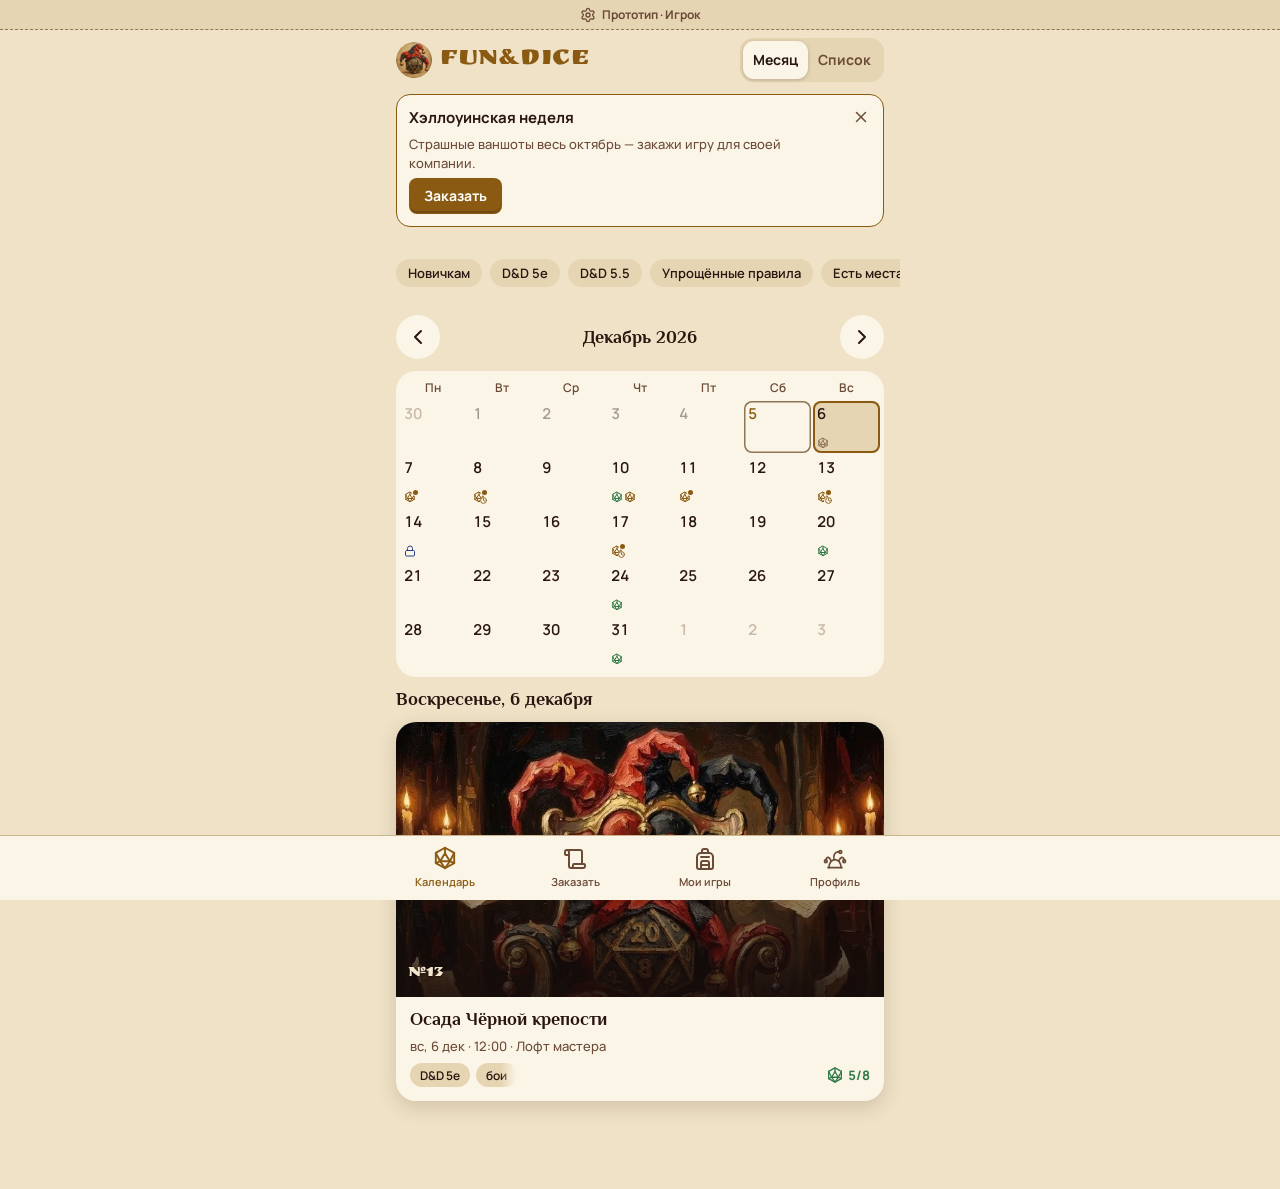
<file: index.html>
<!doctype html>
<html lang="ru">
  <head>
    <meta charset="UTF-8" />
    <meta name="viewport" content="width=device-width, initial-scale=1, viewport-fit=cover" />
    <meta name="referrer" content="no-referrer" />
    <title>Fun&amp;Dice — демо</title>
    <meta name="robots" content="noindex, nofollow" />
    <script type="module" crossorigin src="./assets/index-D84x6xs2.js"></script>
    <link rel="stylesheet" crossorigin href="./assets/index-DB4pcnnG.css">
  </head>
  <body>
    <div id="root"></div>
  </body>
</html>
</file>
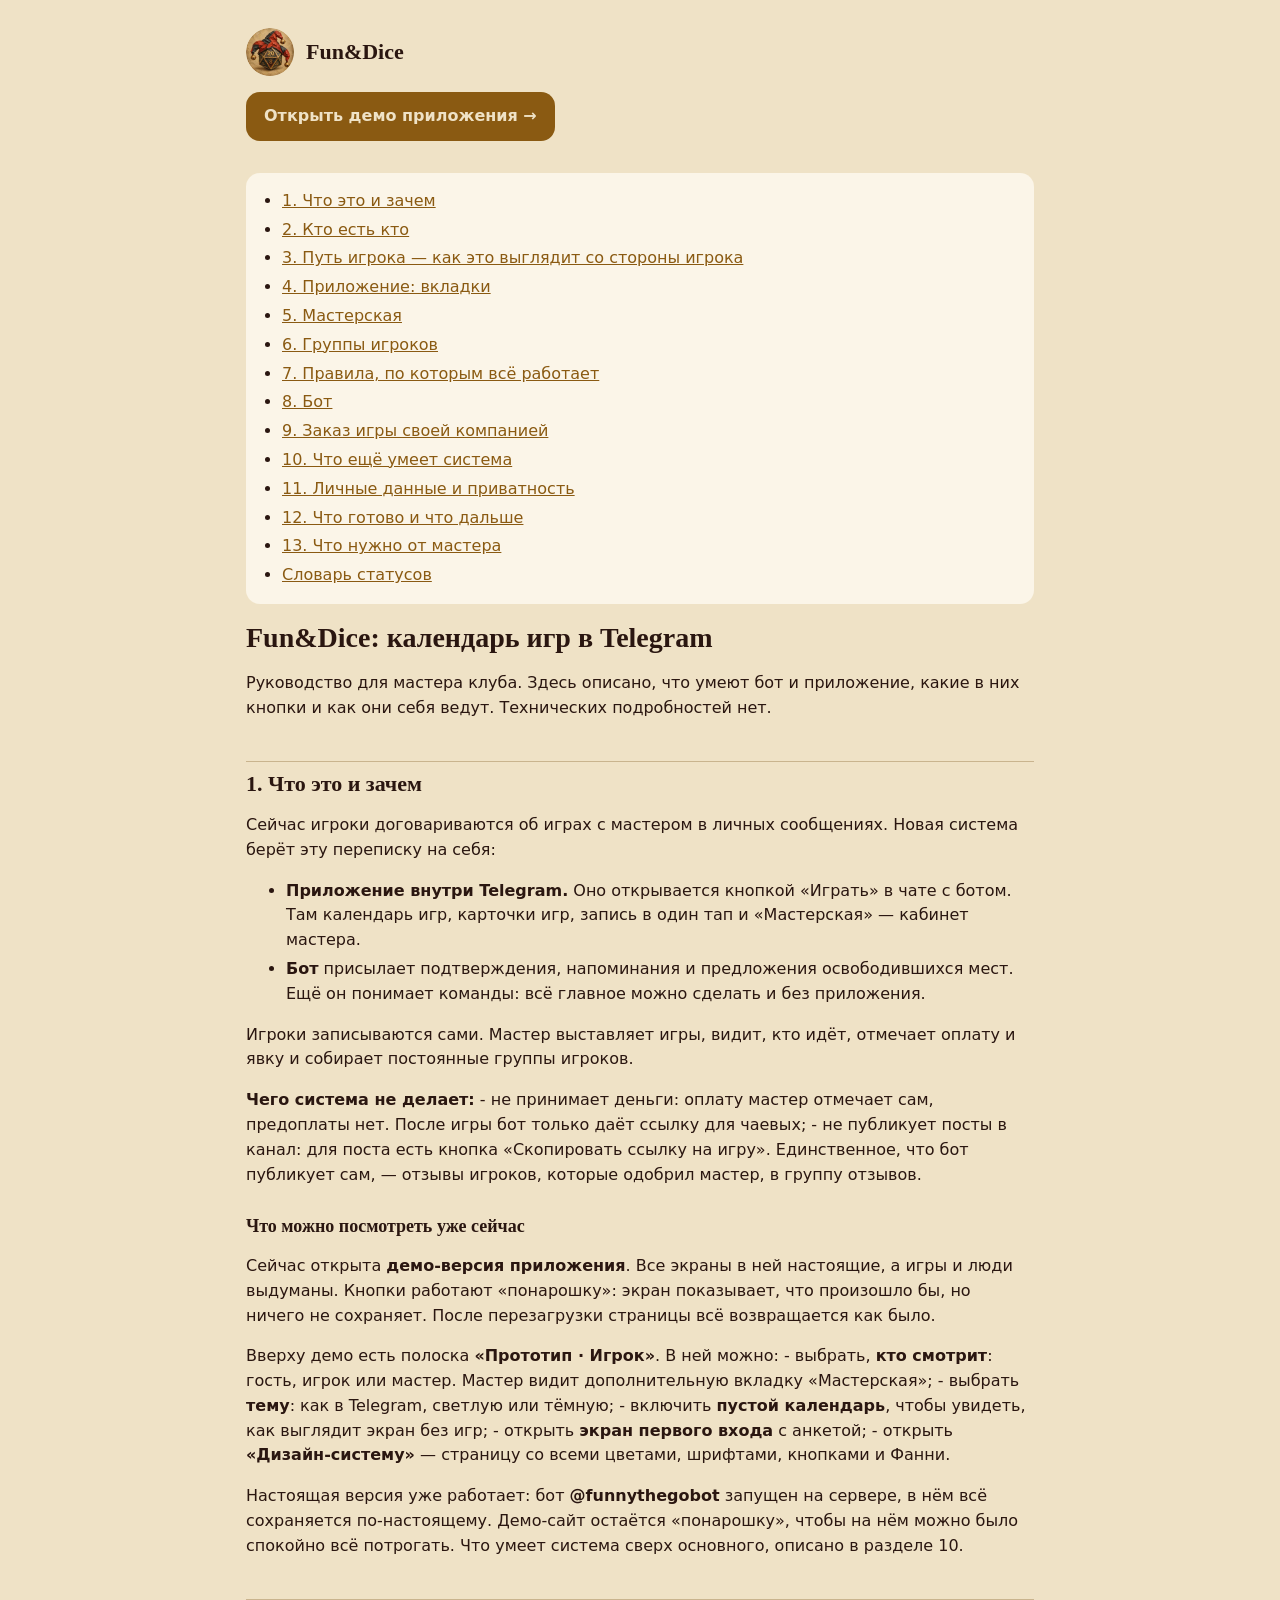
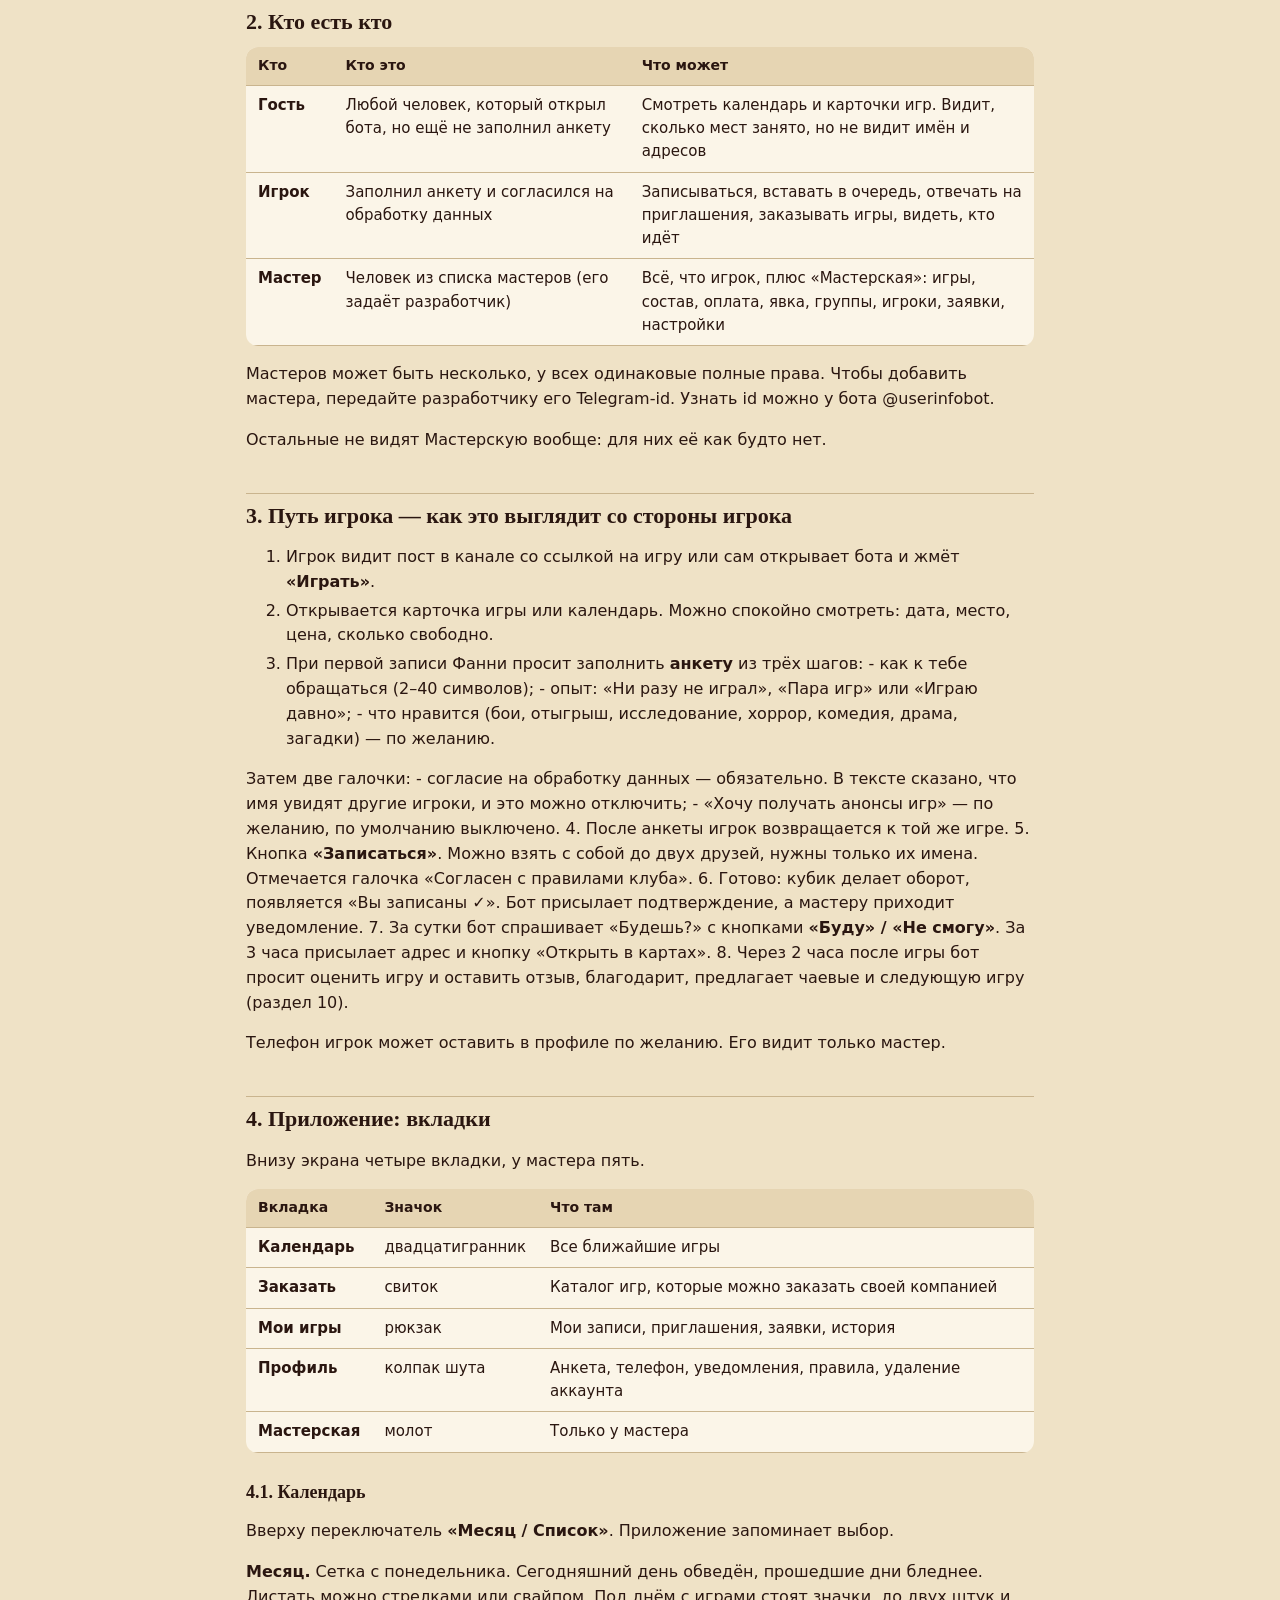
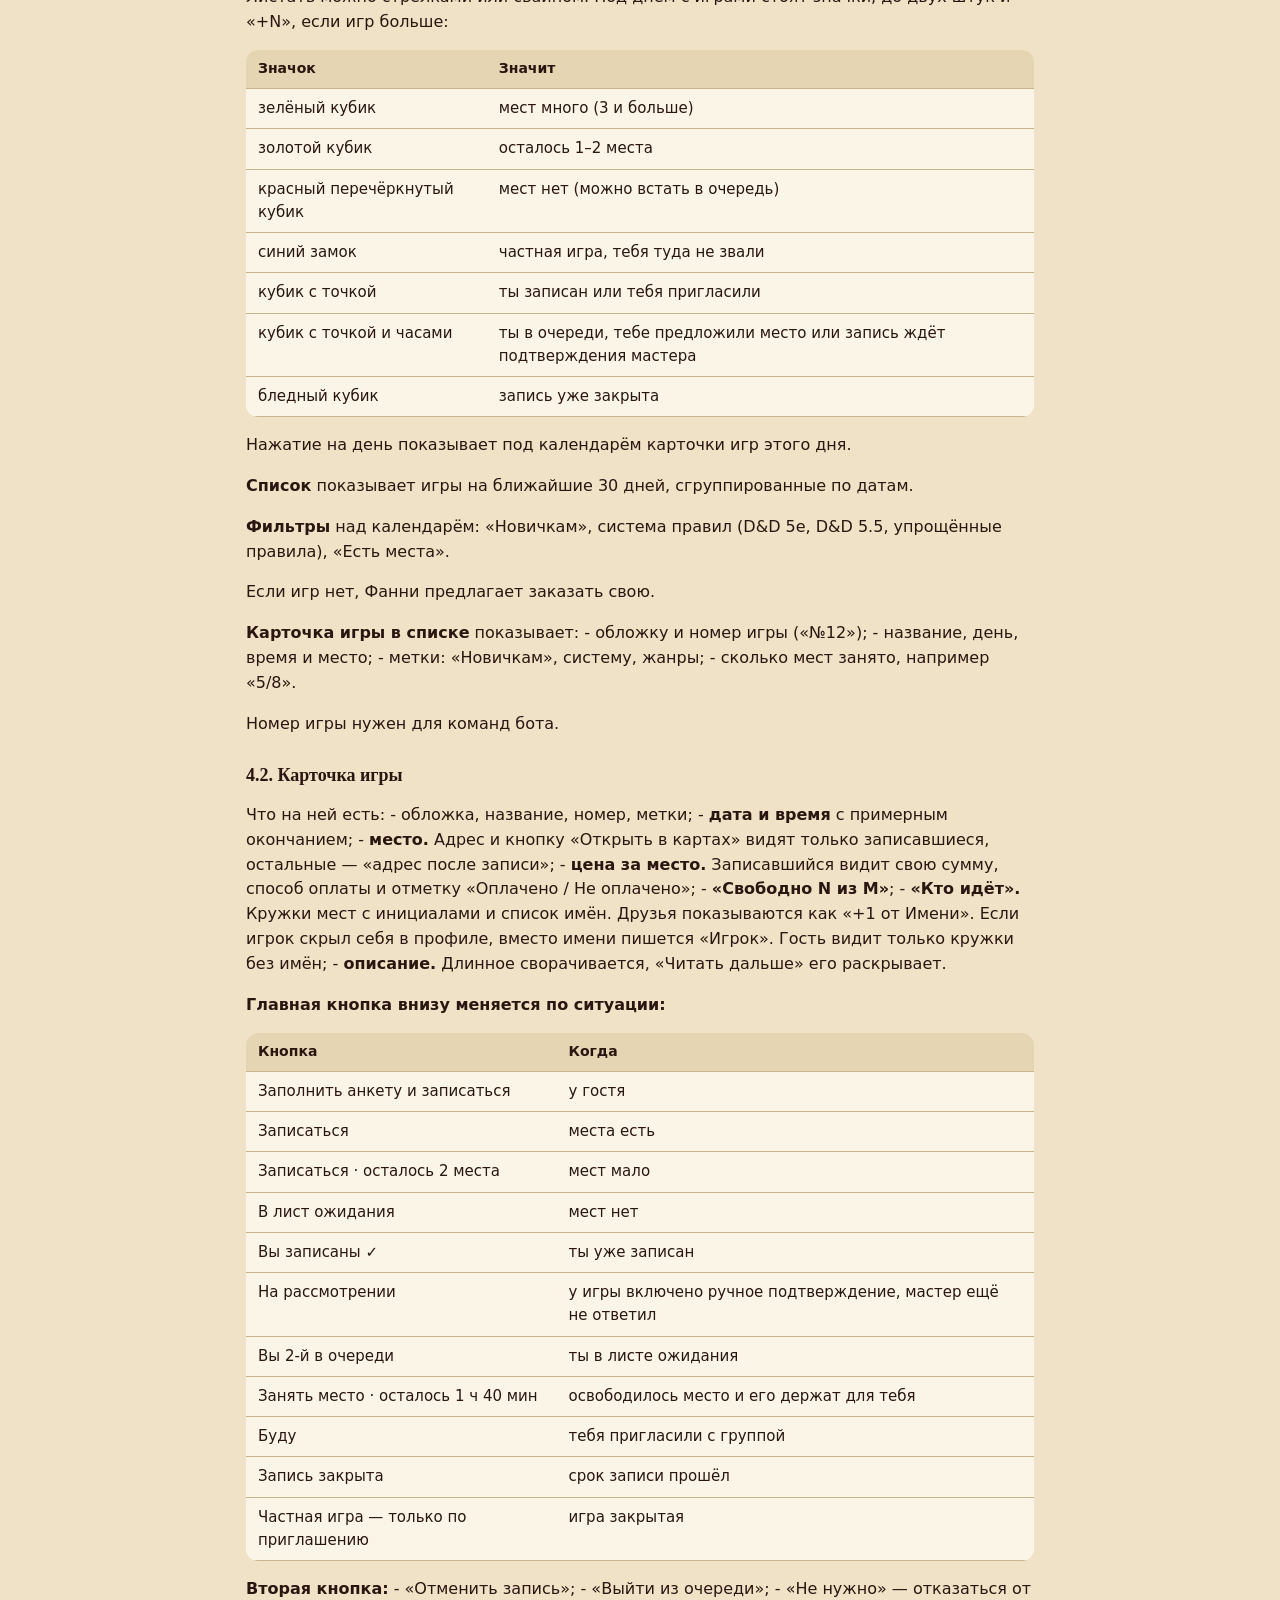
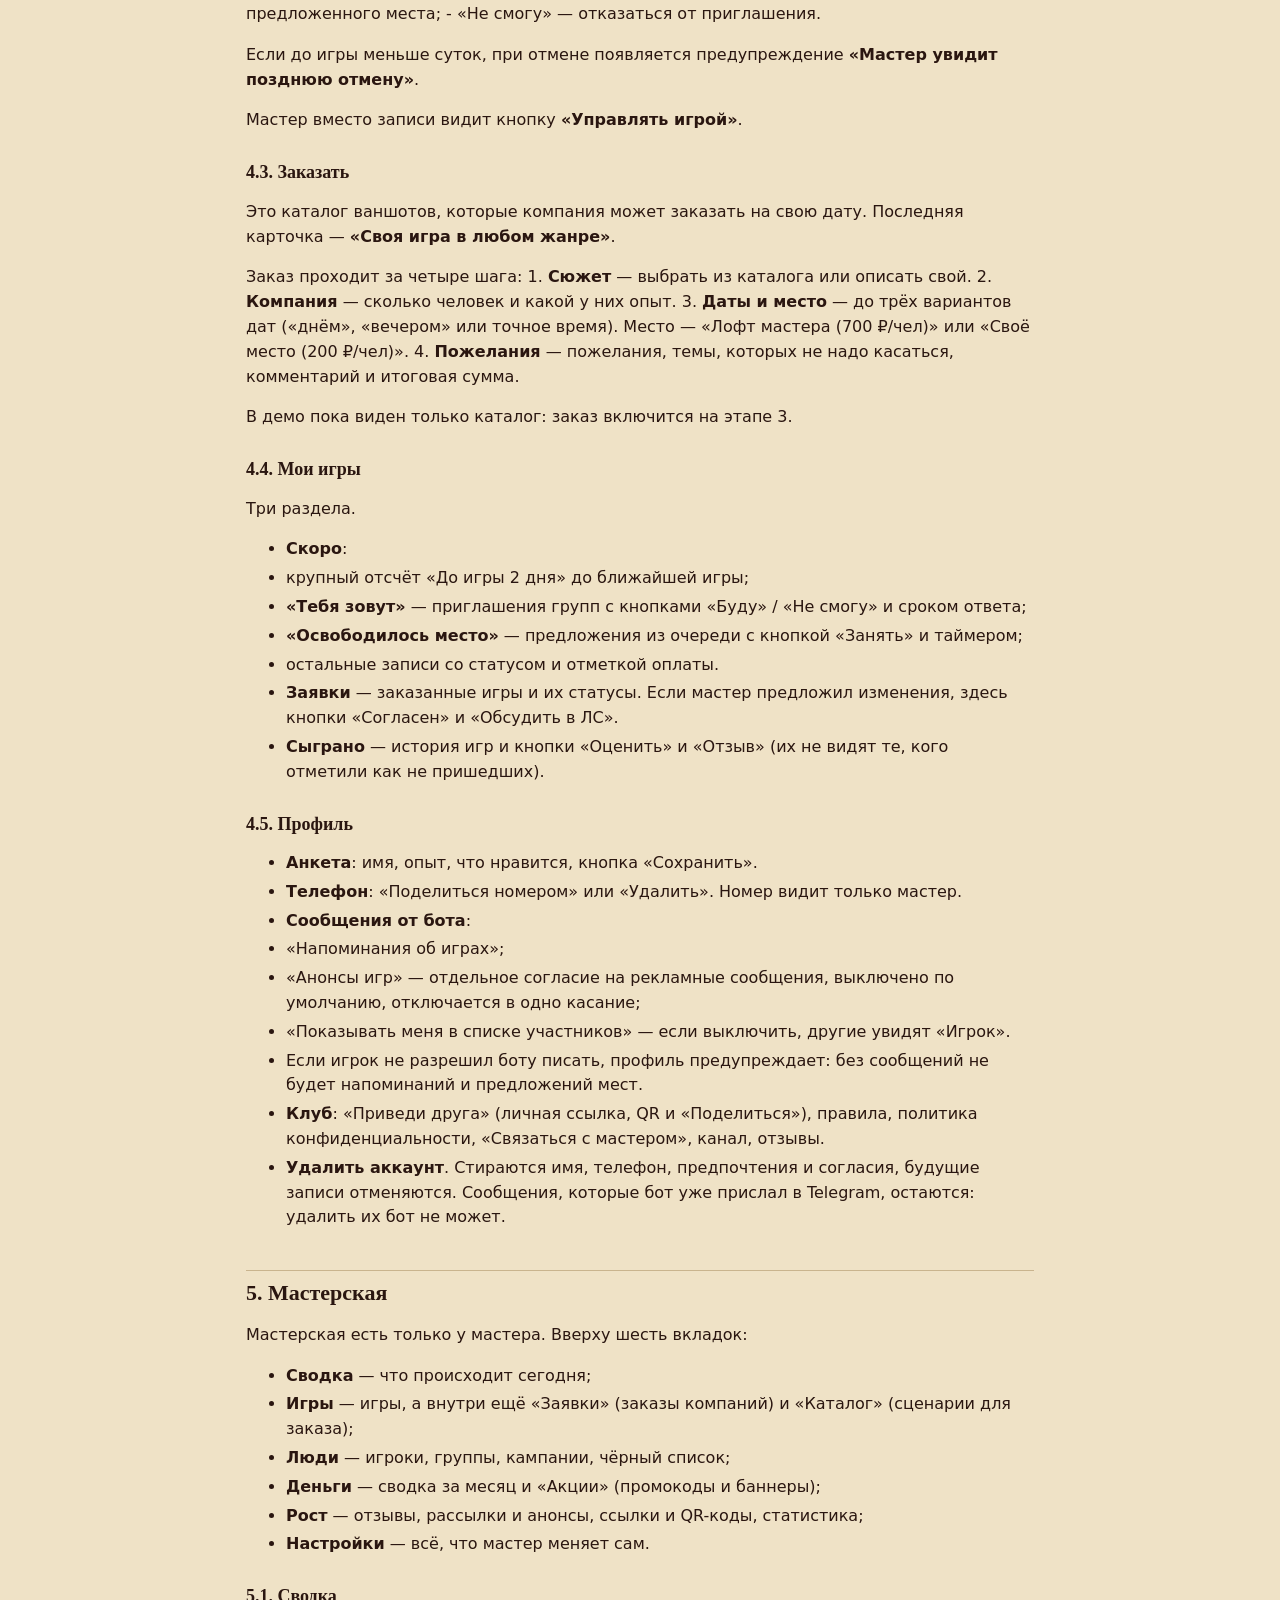
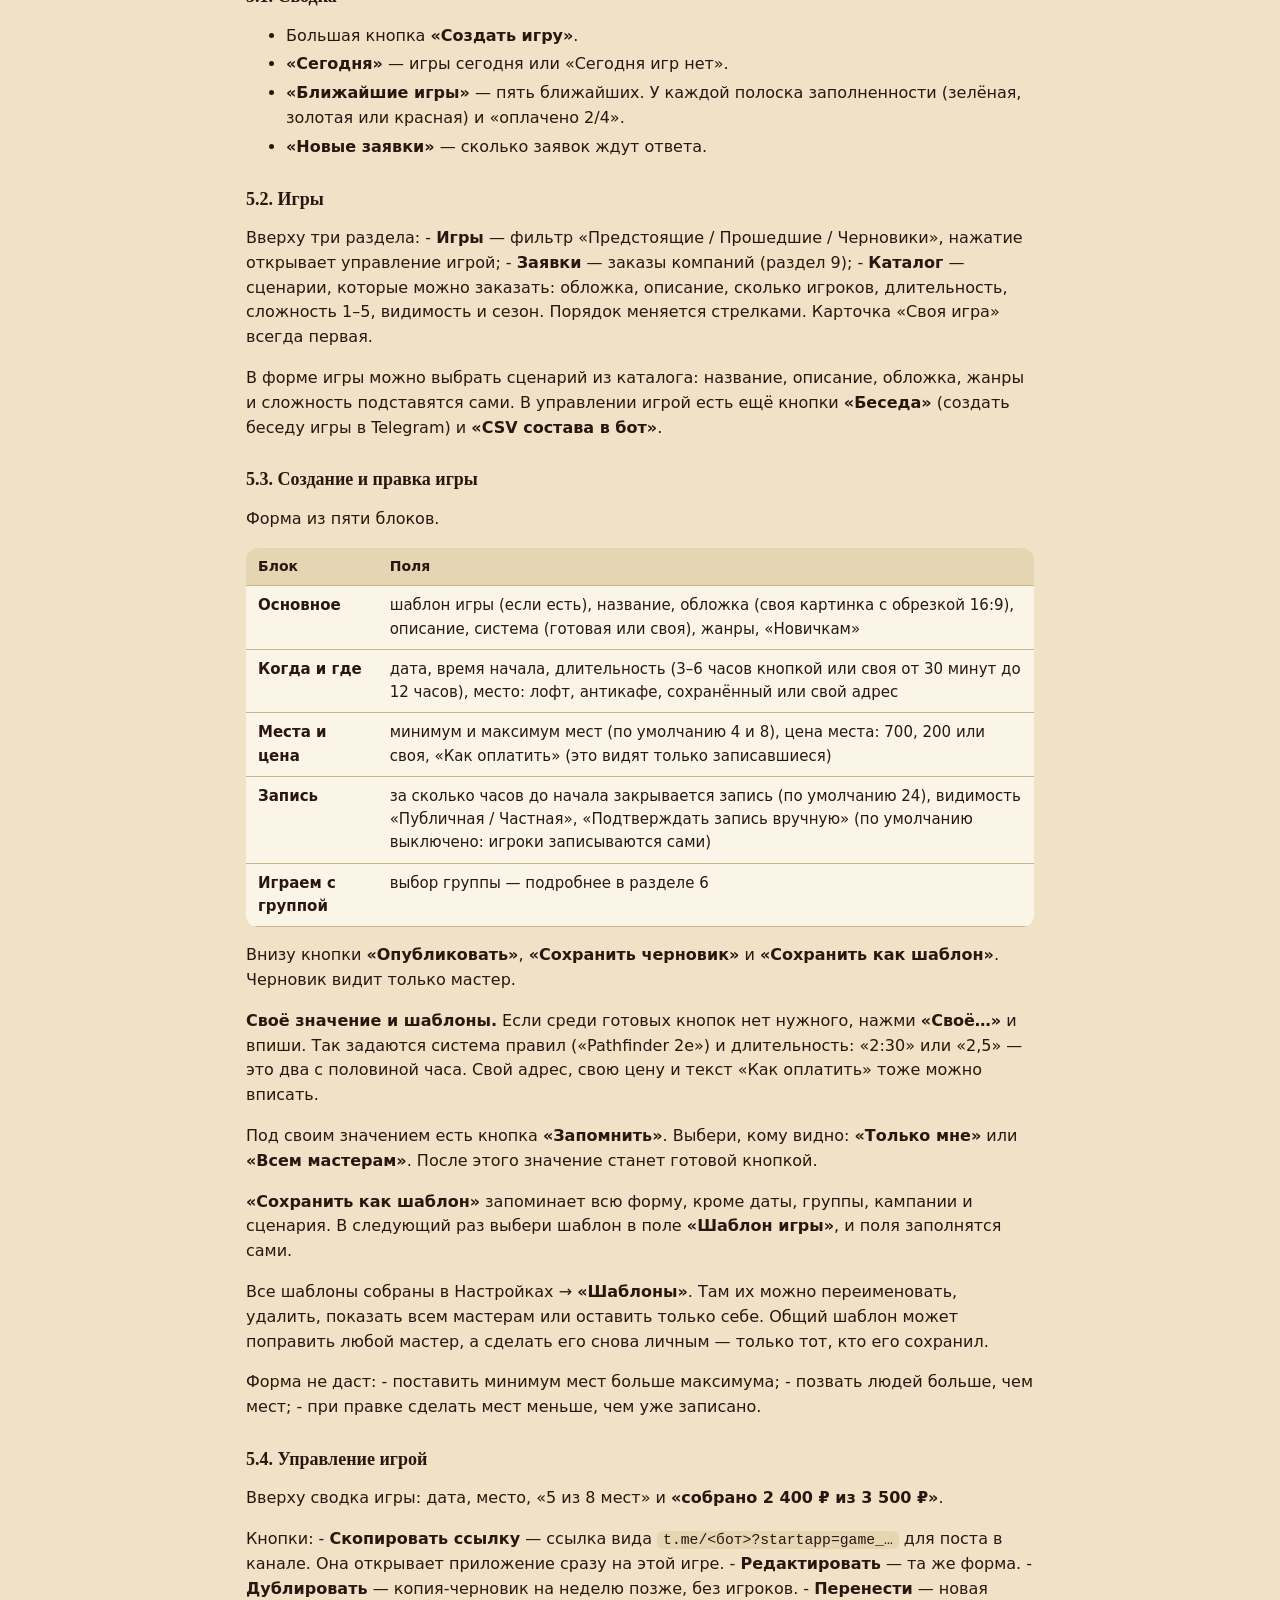
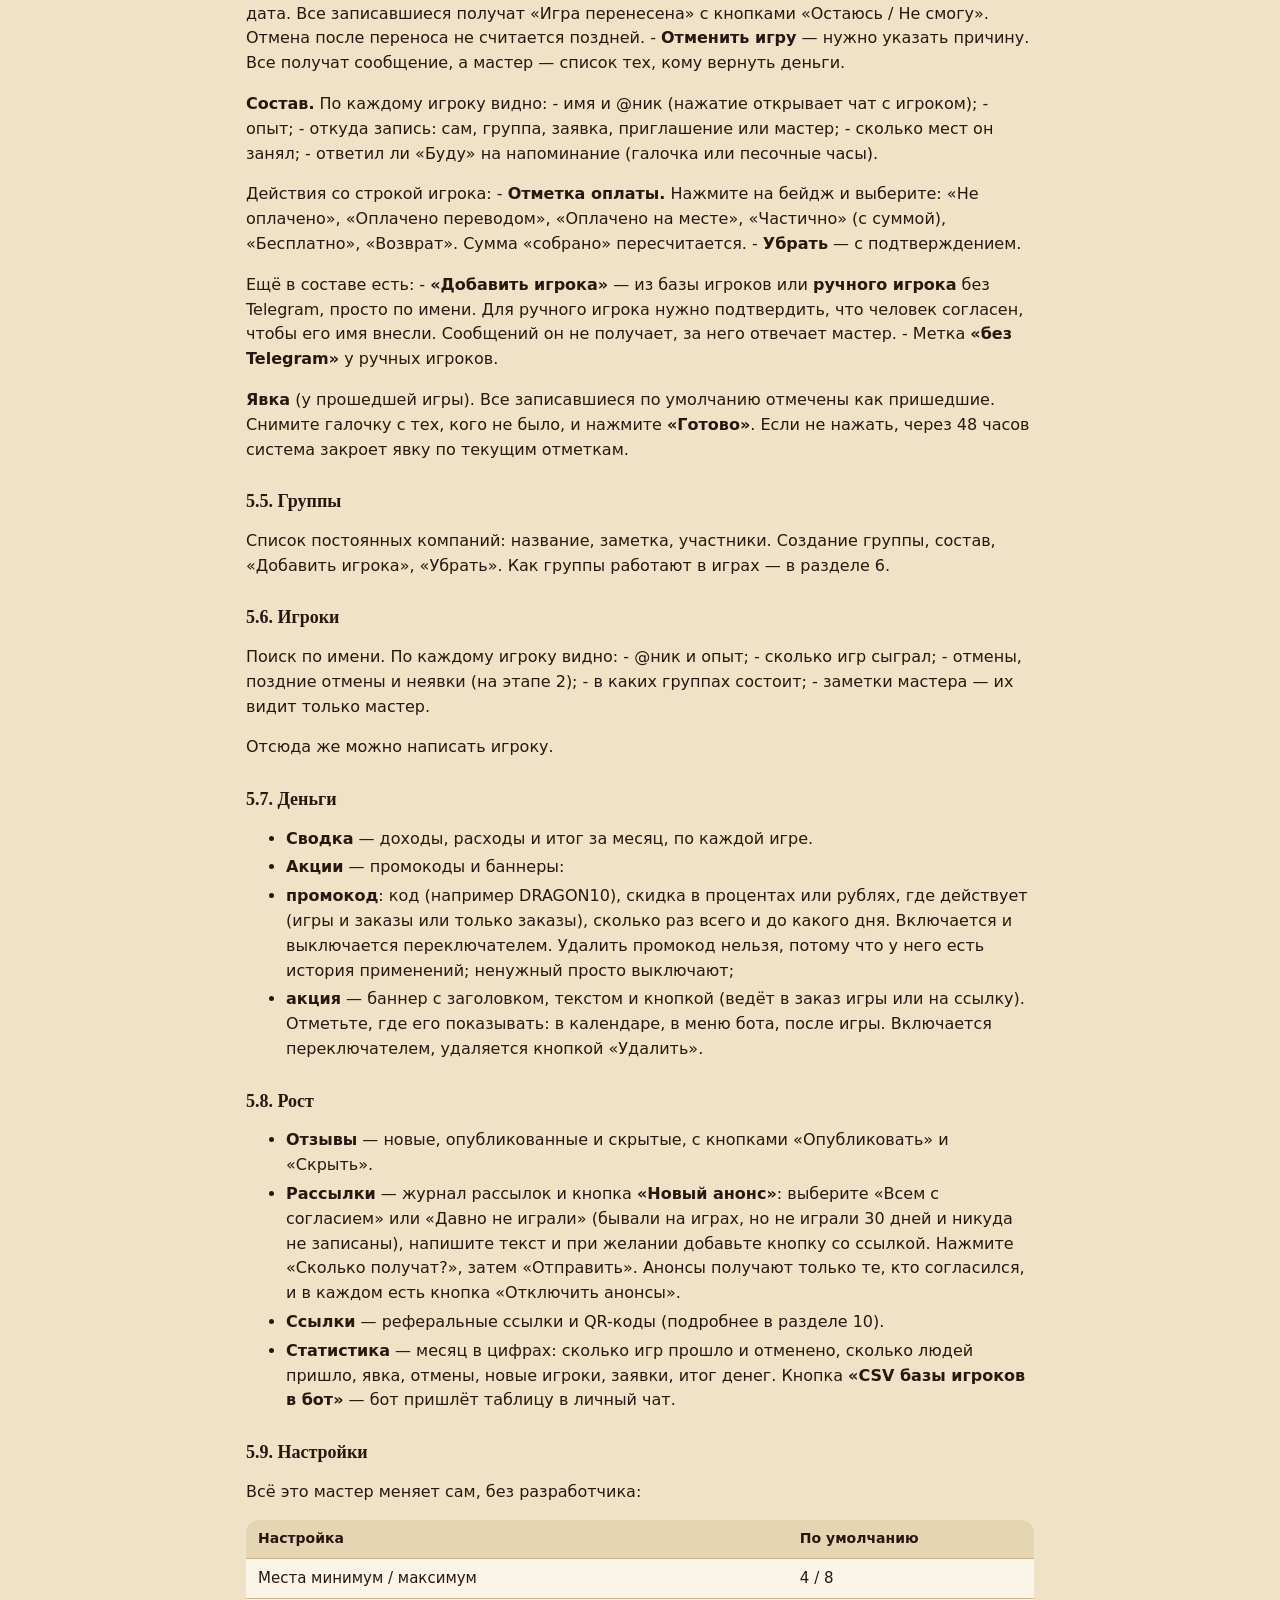
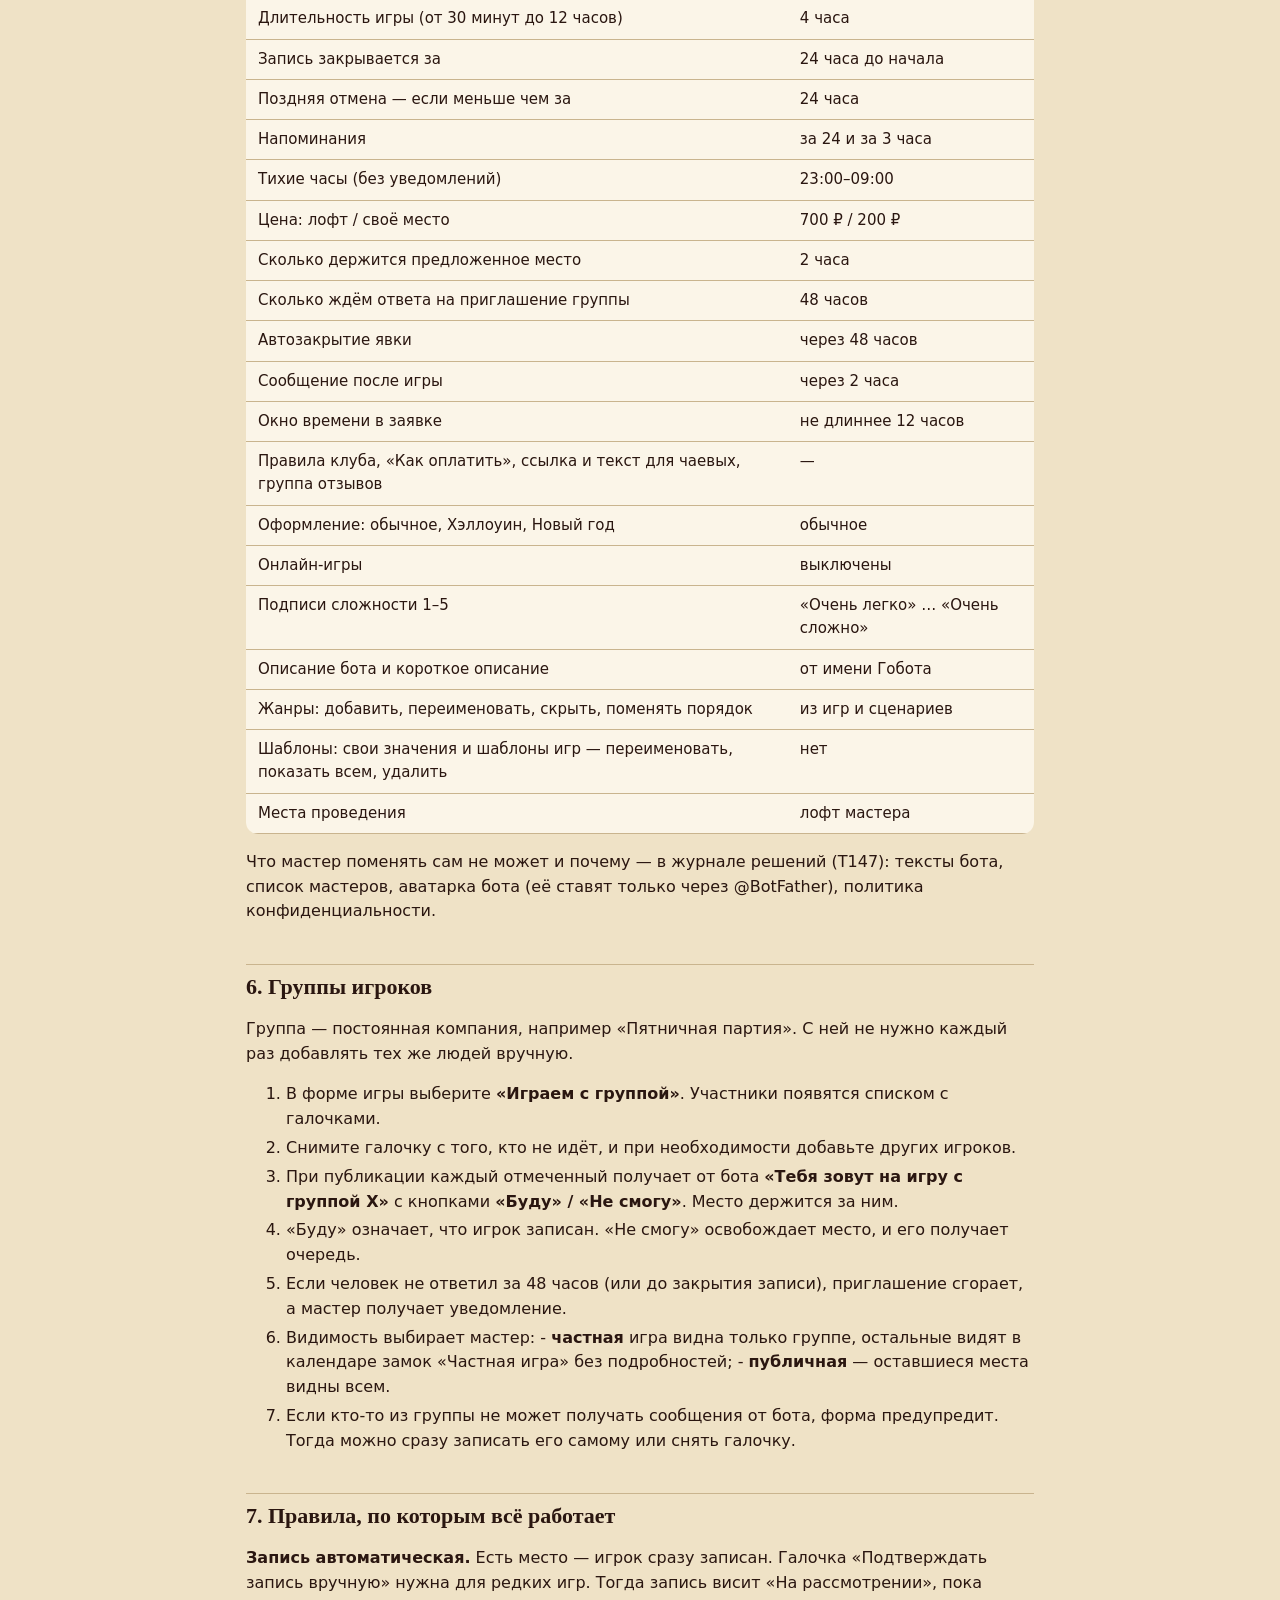
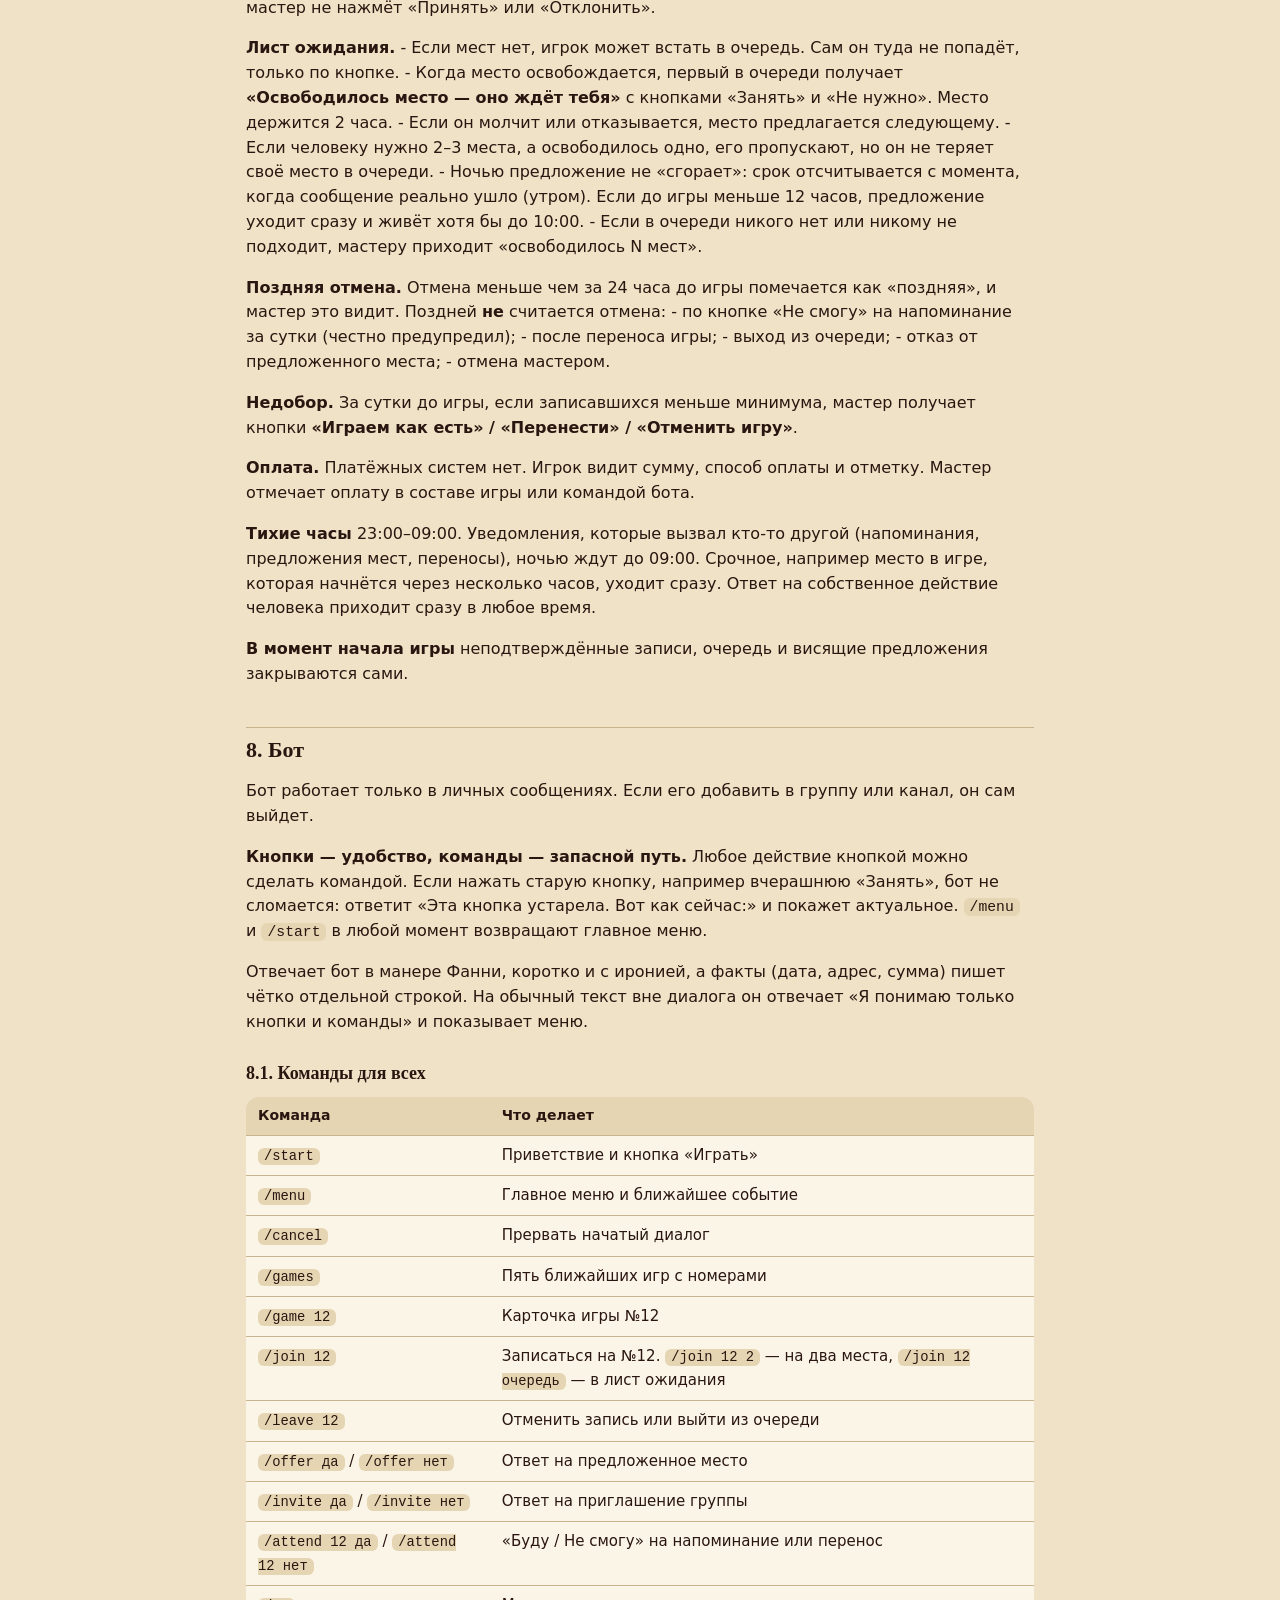
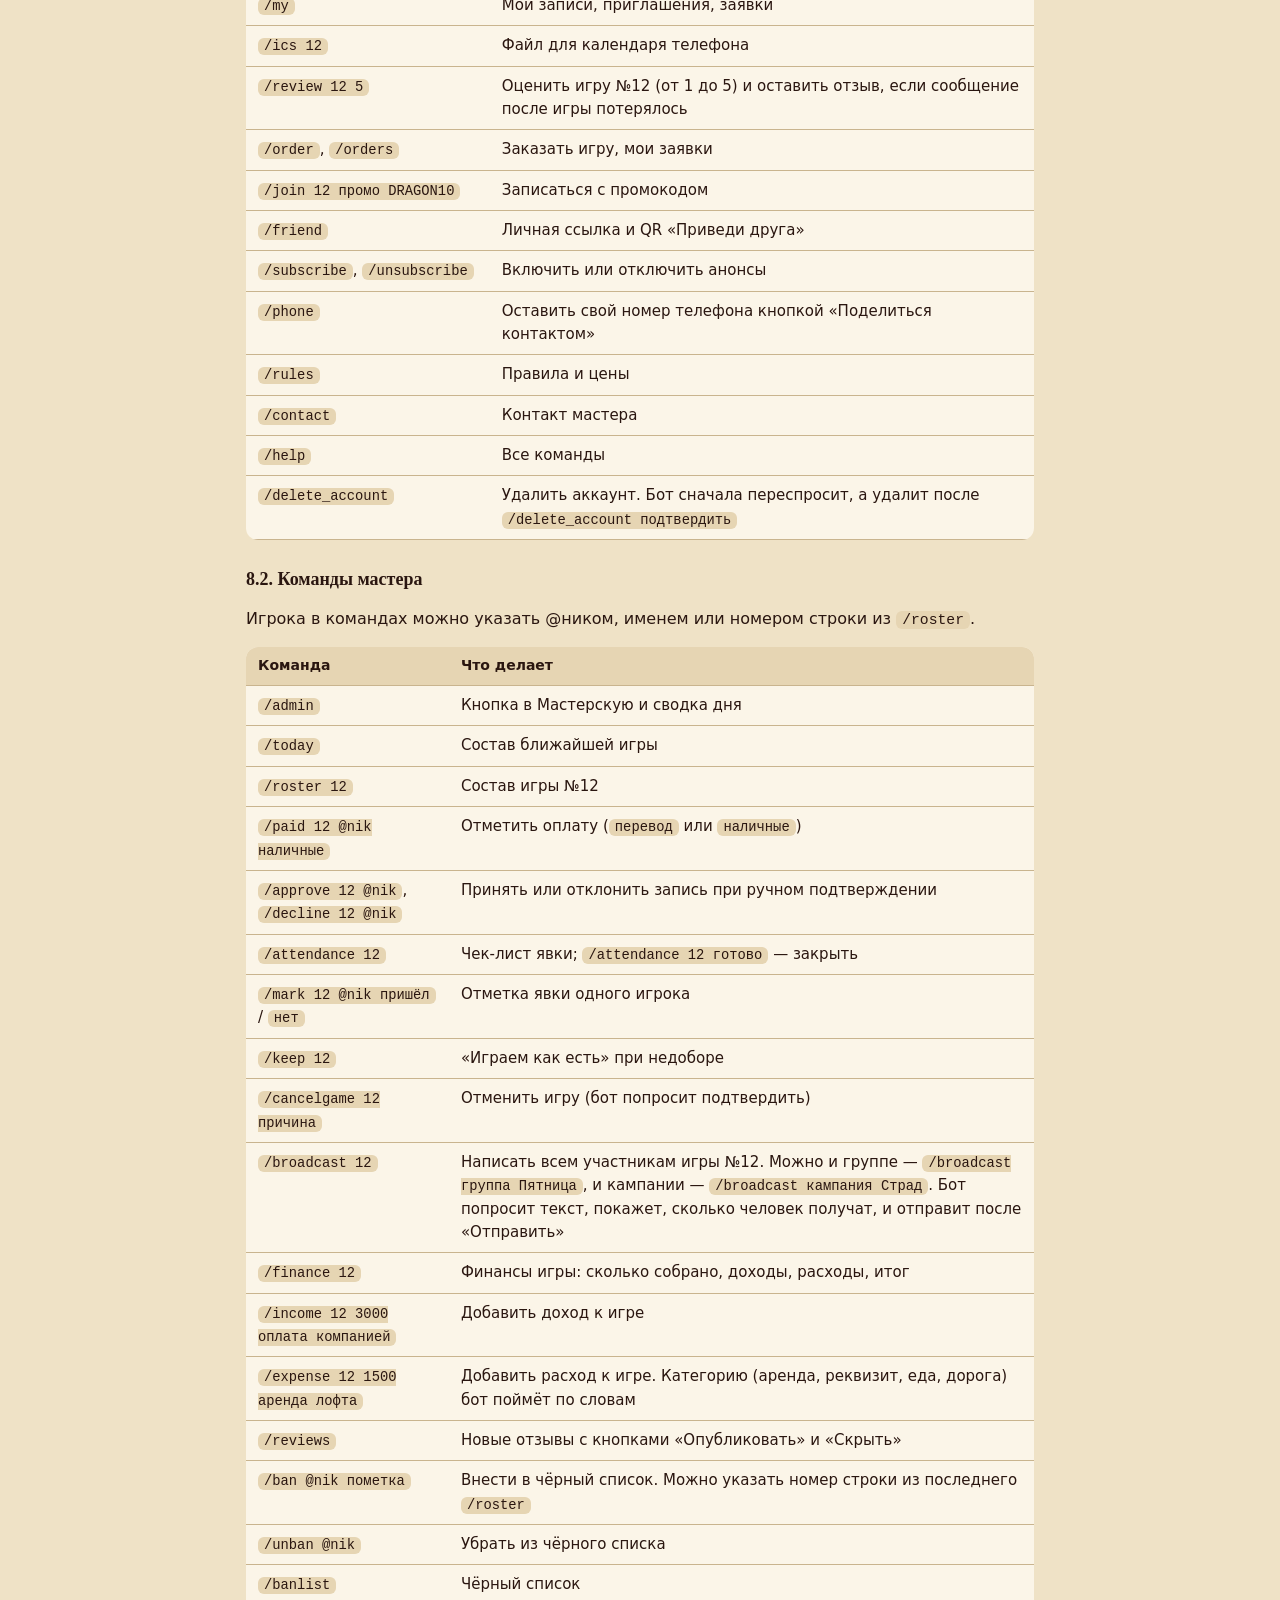
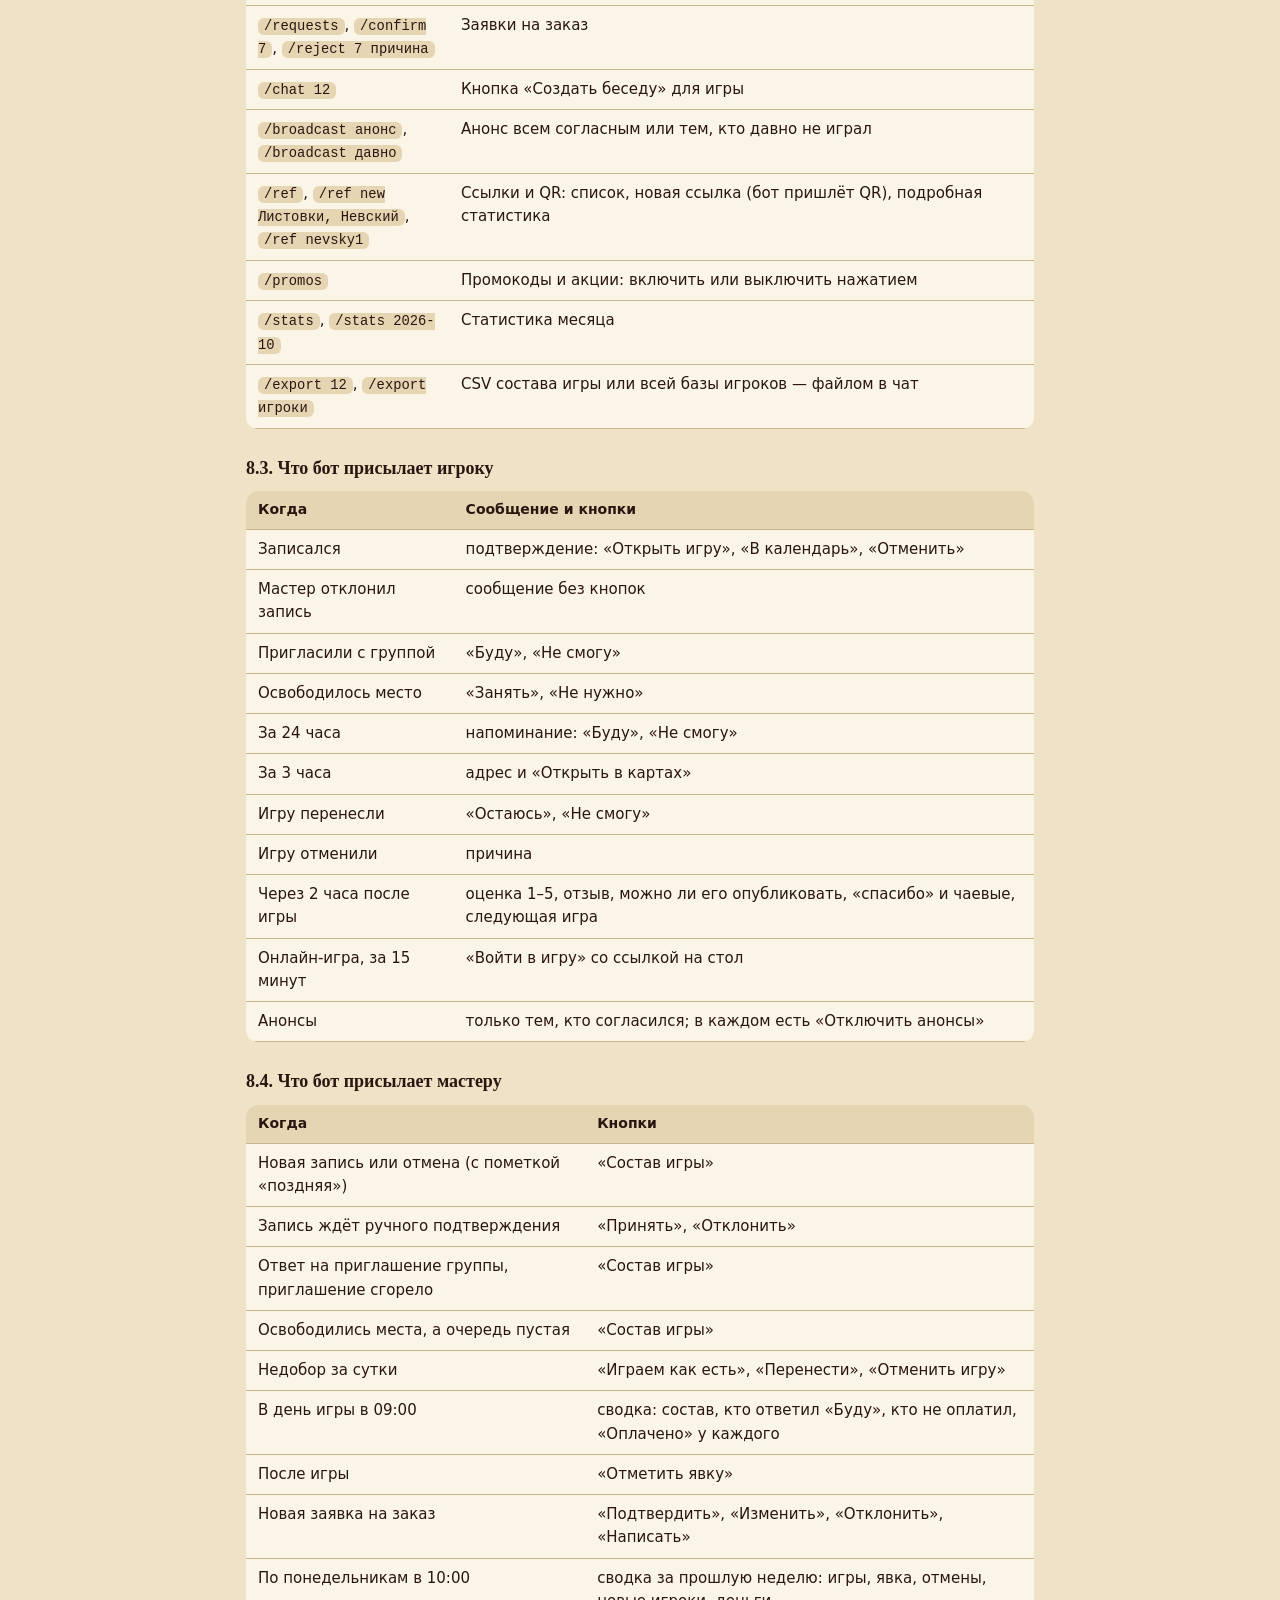
<file: guide.html>
<!doctype html>
<html lang="ru">
<head>
<meta charset="utf-8" />
<meta name="viewport" content="width=device-width, initial-scale=1" />
<meta name="referrer" content="no-referrer" />
<meta name="robots" content="noindex, nofollow" />
<title>Fun&amp;Dice — руководство</title>
<style>
:root { color-scheme: light dark;
  --bg:#EFE2C6; --surface:#FBF5E8; --surface-2:#E6D5B3; --border:#C9B48E;
  --text:#2A1610; --muted:#6B4A36; --accent:#8A5A12; --jester:#9E2A22; }
@media (prefers-color-scheme: dark) { :root {
  --bg:#170D0B; --surface:#241411; --surface-2:#321C17; --border:#5A3A2C;
  --text:#F2E6CC; --muted:#C2AA8C; --accent:#D9A441; --jester:#E0675A; } }
* { box-sizing: border-box; }
body { margin:0; background:var(--bg); color:var(--text);
  font: 16px/1.55 system-ui, -apple-system, "Segoe UI", Roboto, sans-serif; }
.wrap { max-width: 820px; margin: 0 auto; padding: 16px 16px 64px; }
header { display:flex; align-items:center; gap:12px; padding:12px 0 8px; }
header img { width:48px; height:48px; border-radius:50%; }
header .brand { font: 700 22px/1.2 Georgia, "Times New Roman", serif; }
.cta { display:inline-block; margin:8px 0 16px; padding:12px 18px; border-radius:14px;
  background:var(--accent); color:var(--bg); font-weight:700; text-decoration:none; }
h1, h2, h3 { font-family: Georgia, "Times New Roman", serif; line-height:1.25; }
h1 { font-size: 28px; margin: 8px 0 12px; }
h2 { font-size: 22px; margin: 40px 0 12px; padding-top: 8px; border-top: 1px solid var(--border); }
h3 { font-size: 18px; margin: 28px 0 8px; }
a { color: var(--accent); }
hr { display:none; }
code { background: var(--surface-2); padding: 1px 6px; border-radius: 6px; font-size: 0.92em; }
table { width:100%; border-collapse: collapse; margin: 12px 0; background: var(--surface);
  border-radius: 12px; overflow: hidden; display:block; overflow-x:auto; }
th, td { text-align:left; vertical-align:top; padding: 8px 12px; border-bottom: 1px solid var(--border); }
th { background: var(--surface-2); font-size: 14px; }
td { font-size: 15px; }
li { margin: 4px 0; }
nav.toc { background: var(--surface); border-radius: 14px; padding: 12px 16px; margin: 16px 0; }
nav.toc ul { margin: 0; padding-left: 20px; }
</style>
</head>
<body>
<div class="wrap">
<header><img src="logo.webp" alt="" /><span class="brand">Fun&amp;Dice</span></header>
<a class="cta" href="./">Открыть демо приложения →</a>
<nav class="toc"><div class="toc">
<ul>
<li><a href="#1">1. Что это и зачем</a></li>
<li><a href="#2">2. Кто есть кто</a></li>
<li><a href="#3">3. Путь игрока — как это выглядит со стороны игрока</a></li>
<li><a href="#4">4. Приложение: вкладки</a></li>
<li><a href="#5">5. Мастерская</a></li>
<li><a href="#6">6. Группы игроков</a></li>
<li><a href="#7">7. Правила, по которым всё работает</a></li>
<li><a href="#8">8. Бот</a></li>
<li><a href="#9">9. Заказ игры своей компанией</a></li>
<li><a href="#10">10. Что ещё умеет система</a></li>
<li><a href="#11">11. Личные данные и приватность</a></li>
<li><a href="#12">12. Что готово и что дальше</a></li>
<li><a href="#13">13. Что нужно от мастера</a></li>
<li><a href="#_12">Словарь статусов</a></li>
</ul>
</div>
</nav>
<h1 id="fundice-telegram">Fun&amp;Dice: календарь игр в Telegram</h1>
<p>Руководство для мастера клуба. Здесь описано, что умеют бот и приложение, какие в них кнопки и как они себя ведут. Технических подробностей нет.</p>
<hr>
<h2 id="1">1. Что это и зачем</h2>
<p>Сейчас игроки договариваются об играх с мастером в личных сообщениях. Новая система берёт эту переписку на себя:</p>
<ul>
<li><strong>Приложение внутри Telegram.</strong> Оно открывается кнопкой «Играть» в чате с ботом. Там календарь игр, карточки игр, запись в один тап и «Мастерская» — кабинет мастера.</li>
<li><strong>Бот</strong> присылает подтверждения, напоминания и предложения освободившихся мест. Ещё он понимает команды: всё главное можно сделать и без приложения.</li>
</ul>
<p>Игроки записываются сами. Мастер выставляет игры, видит, кто идёт, отмечает оплату и явку и собирает постоянные группы игроков.</p>
<p><strong>Чего система не делает:</strong>
- не принимает деньги: оплату мастер отмечает сам, предоплаты нет. После игры бот только даёт ссылку для чаевых;
- не публикует посты в канал: для поста есть кнопка «Скопировать ссылку на игру». Единственное, что бот публикует сам, — отзывы игроков, которые одобрил мастер, в группу отзывов.</p>
<h3 id="_1">Что можно посмотреть уже сейчас</h3>
<p>Сейчас открыта <strong>демо-версия приложения</strong>. Все экраны в ней настоящие, а игры и люди выдуманы. Кнопки работают «понарошку»: экран показывает, что произошло бы, но ничего не сохраняет. После перезагрузки страницы всё возвращается как было.</p>
<p>Вверху демо есть полоска <strong>«Прототип · Игрок»</strong>. В ней можно:
- выбрать, <strong>кто смотрит</strong>: гость, игрок или мастер. Мастер видит дополнительную вкладку «Мастерская»;
- выбрать <strong>тему</strong>: как в Telegram, светлую или тёмную;
- включить <strong>пустой календарь</strong>, чтобы увидеть, как выглядит экран без игр;
- открыть <strong>экран первого входа</strong> с анкетой;
- открыть <strong>«Дизайн-систему»</strong> — страницу со всеми цветами, шрифтами, кнопками и Фанни.</p>
<p>Настоящая версия уже работает: бот <strong>@funnythegobot</strong> запущен на сервере, в нём всё сохраняется по-настоящему. Демо-сайт остаётся «понарошку», чтобы на нём можно было спокойно всё потрогать. Что умеет система сверх основного, описано в разделе 10.</p>
<hr>
<h2 id="2">2. Кто есть кто</h2>
<table>
<thead>
<tr>
<th>Кто</th>
<th>Кто это</th>
<th>Что может</th>
</tr>
</thead>
<tbody>
<tr>
<td><strong>Гость</strong></td>
<td>Любой человек, который открыл бота, но ещё не заполнил анкету</td>
<td>Смотреть календарь и карточки игр. Видит, сколько мест занято, но не видит имён и адресов</td>
</tr>
<tr>
<td><strong>Игрок</strong></td>
<td>Заполнил анкету и согласился на обработку данных</td>
<td>Записываться, вставать в очередь, отвечать на приглашения, заказывать игры, видеть, кто идёт</td>
</tr>
<tr>
<td><strong>Мастер</strong></td>
<td>Человек из списка мастеров (его задаёт разработчик)</td>
<td>Всё, что игрок, плюс «Мастерская»: игры, состав, оплата, явка, группы, игроки, заявки, настройки</td>
</tr>
</tbody>
</table>
<p>Мастеров может быть несколько, у всех одинаковые полные права. Чтобы добавить мастера, передайте разработчику его Telegram-id. Узнать id можно у бота @userinfobot.</p>
<p>Остальные не видят Мастерскую вообще: для них её как будто нет.</p>
<hr>
<h2 id="3">3. Путь игрока — как это выглядит со стороны игрока</h2>
<ol>
<li>Игрок видит пост в канале со ссылкой на игру или сам открывает бота и жмёт <strong>«Играть»</strong>.</li>
<li>Открывается карточка игры или календарь. Можно спокойно смотреть: дата, место, цена, сколько свободно.</li>
<li>При первой записи Фанни просит заполнить <strong>анкету</strong> из трёх шагов:
   - как к тебе обращаться (2–40 символов);
   - опыт: «Ни разу не играл», «Пара игр» или «Играю давно»;
   - что нравится (бои, отыгрыш, исследование, хоррор, комедия, драма, загадки) — по желанию.</li>
</ol>
<p>Затем две галочки:
   - согласие на обработку данных — обязательно. В тексте сказано, что имя увидят другие игроки, и это можно отключить;
   - «Хочу получать анонсы игр» — по желанию, по умолчанию выключено.
4. После анкеты игрок возвращается к той же игре.
5. Кнопка <strong>«Записаться»</strong>. Можно взять с собой до двух друзей, нужны только их имена. Отмечается галочка «Согласен с правилами клуба».
6. Готово: кубик делает оборот, появляется «Вы записаны ✓». Бот присылает подтверждение, а мастеру приходит уведомление.
7. За сутки бот спрашивает «Будешь?» с кнопками <strong>«Буду» / «Не смогу»</strong>. За 3 часа присылает адрес и кнопку «Открыть в картах».
8. Через 2 часа после игры бот просит оценить игру и оставить отзыв, благодарит, предлагает чаевые и следующую игру (раздел 10).</p>
<p>Телефон игрок может оставить в профиле по желанию. Его видит только мастер.</p>
<hr>
<h2 id="4">4. Приложение: вкладки</h2>
<p>Внизу экрана четыре вкладки, у мастера пять.</p>
<table>
<thead>
<tr>
<th>Вкладка</th>
<th>Значок</th>
<th>Что там</th>
</tr>
</thead>
<tbody>
<tr>
<td><strong>Календарь</strong></td>
<td>двадцатигранник</td>
<td>Все ближайшие игры</td>
</tr>
<tr>
<td><strong>Заказать</strong></td>
<td>свиток</td>
<td>Каталог игр, которые можно заказать своей компанией</td>
</tr>
<tr>
<td><strong>Мои игры</strong></td>
<td>рюкзак</td>
<td>Мои записи, приглашения, заявки, история</td>
</tr>
<tr>
<td><strong>Профиль</strong></td>
<td>колпак шута</td>
<td>Анкета, телефон, уведомления, правила, удаление аккаунта</td>
</tr>
<tr>
<td><strong>Мастерская</strong></td>
<td>молот</td>
<td>Только у мастера</td>
</tr>
</tbody>
</table>
<h3 id="41">4.1. Календарь</h3>
<p>Вверху переключатель <strong>«Месяц / Список»</strong>. Приложение запоминает выбор.</p>
<p><strong>Месяц.</strong> Сетка с понедельника. Сегодняшний день обведён, прошедшие дни бледнее. Листать можно стрелками или свайпом. Под днём с играми стоят значки, до двух штук и «+N», если игр больше:</p>
<table>
<thead>
<tr>
<th>Значок</th>
<th>Значит</th>
</tr>
</thead>
<tbody>
<tr>
<td>зелёный кубик</td>
<td>мест много (3 и больше)</td>
</tr>
<tr>
<td>золотой кубик</td>
<td>осталось 1–2 места</td>
</tr>
<tr>
<td>красный перечёркнутый кубик</td>
<td>мест нет (можно встать в очередь)</td>
</tr>
<tr>
<td>синий замок</td>
<td>частная игра, тебя туда не звали</td>
</tr>
<tr>
<td>кубик с точкой</td>
<td>ты записан или тебя пригласили</td>
</tr>
<tr>
<td>кубик с точкой и часами</td>
<td>ты в очереди, тебе предложили место или запись ждёт подтверждения мастера</td>
</tr>
<tr>
<td>бледный кубик</td>
<td>запись уже закрыта</td>
</tr>
</tbody>
</table>
<p>Нажатие на день показывает под календарём карточки игр этого дня.</p>
<p><strong>Список</strong> показывает игры на ближайшие 30 дней, сгруппированные по датам.</p>
<p><strong>Фильтры</strong> над календарём: «Новичкам», система правил (D&amp;D 5e, D&amp;D 5.5, упрощённые правила), «Есть места».</p>
<p>Если игр нет, Фанни предлагает заказать свою.</p>
<p><strong>Карточка игры в списке</strong> показывает:
- обложку и номер игры («№12»);
- название, день, время и место;
- метки: «Новичкам», систему, жанры;
- сколько мест занято, например «5/8».</p>
<p>Номер игры нужен для команд бота.</p>
<h3 id="42">4.2. Карточка игры</h3>
<p>Что на ней есть:
- обложка, название, номер, метки;
- <strong>дата и время</strong> с примерным окончанием;
- <strong>место.</strong> Адрес и кнопку «Открыть в картах» видят только записавшиеся, остальные — «адрес после записи»;
- <strong>цена за место.</strong> Записавшийся видит свою сумму, способ оплаты и отметку «Оплачено / Не оплачено»;
- <strong>«Свободно N из M»</strong>;
- <strong>«Кто идёт».</strong> Кружки мест с инициалами и список имён. Друзья показываются как «+1 от Имени». Если игрок скрыл себя в профиле, вместо имени пишется «Игрок». Гость видит только кружки без имён;
- <strong>описание.</strong> Длинное сворачивается, «Читать дальше» его раскрывает.</p>
<p><strong>Главная кнопка внизу меняется по ситуации:</strong></p>
<table>
<thead>
<tr>
<th>Кнопка</th>
<th>Когда</th>
</tr>
</thead>
<tbody>
<tr>
<td>Заполнить анкету и записаться</td>
<td>у гостя</td>
</tr>
<tr>
<td>Записаться</td>
<td>места есть</td>
</tr>
<tr>
<td>Записаться · осталось 2 места</td>
<td>мест мало</td>
</tr>
<tr>
<td>В лист ожидания</td>
<td>мест нет</td>
</tr>
<tr>
<td>Вы записаны ✓</td>
<td>ты уже записан</td>
</tr>
<tr>
<td>На рассмотрении</td>
<td>у игры включено ручное подтверждение, мастер ещё не ответил</td>
</tr>
<tr>
<td>Вы 2-й в очереди</td>
<td>ты в листе ожидания</td>
</tr>
<tr>
<td>Занять место · осталось 1 ч 40 мин</td>
<td>освободилось место и его держат для тебя</td>
</tr>
<tr>
<td>Буду</td>
<td>тебя пригласили с группой</td>
</tr>
<tr>
<td>Запись закрыта</td>
<td>срок записи прошёл</td>
</tr>
<tr>
<td>Частная игра — только по приглашению</td>
<td>игра закрытая</td>
</tr>
</tbody>
</table>
<p><strong>Вторая кнопка:</strong>
- «Отменить запись»;
- «Выйти из очереди»;
- «Не нужно» — отказаться от предложенного места;
- «Не смогу» — отказаться от приглашения.</p>
<p>Если до игры меньше суток, при отмене появляется предупреждение <strong>«Мастер увидит позднюю отмену»</strong>.</p>
<p>Мастер вместо записи видит кнопку <strong>«Управлять игрой»</strong>.</p>
<h3 id="43">4.3. Заказать</h3>
<p>Это каталог ваншотов, которые компания может заказать на свою дату. Последняя карточка — <strong>«Своя игра в любом жанре»</strong>.</p>
<p>Заказ проходит за четыре шага:
1. <strong>Сюжет</strong> — выбрать из каталога или описать свой.
2. <strong>Компания</strong> — сколько человек и какой у них опыт.
3. <strong>Даты и место</strong> — до трёх вариантов дат («днём», «вечером» или точное время). Место — «Лофт мастера (700 ₽/чел)» или «Своё место (200 ₽/чел)».
4. <strong>Пожелания</strong> — пожелания, темы, которых не надо касаться, комментарий и итоговая сумма.</p>
<p>В демо пока виден только каталог: заказ включится на этапе 3.</p>
<h3 id="44">4.4. Мои игры</h3>
<p>Три раздела.</p>
<ul>
<li><strong>Скоро</strong>:</li>
<li>крупный отсчёт «До игры 2 дня» до ближайшей игры;</li>
<li><strong>«Тебя зовут»</strong> — приглашения групп с кнопками «Буду» / «Не смогу» и сроком ответа;</li>
<li><strong>«Освободилось место»</strong> — предложения из очереди с кнопкой «Занять» и таймером;</li>
<li>остальные записи со статусом и отметкой оплаты.</li>
<li><strong>Заявки</strong> — заказанные игры и их статусы. Если мастер предложил изменения, здесь кнопки «Согласен» и «Обсудить в ЛС».</li>
<li><strong>Сыграно</strong> — история игр и кнопки «Оценить» и «Отзыв» (их не видят те, кого отметили как не пришедших).</li>
</ul>
<h3 id="45">4.5. Профиль</h3>
<ul>
<li><strong>Анкета</strong>: имя, опыт, что нравится, кнопка «Сохранить».</li>
<li><strong>Телефон</strong>: «Поделиться номером» или «Удалить». Номер видит только мастер.</li>
<li><strong>Сообщения от бота</strong>:</li>
<li>«Напоминания об играх»;</li>
<li>«Анонсы игр» — отдельное согласие на рекламные сообщения, выключено по умолчанию, отключается в одно касание;</li>
<li>«Показывать меня в списке участников» — если выключить, другие увидят «Игрок».</li>
<li>Если игрок не разрешил боту писать, профиль предупреждает: без сообщений не будет напоминаний и предложений мест.</li>
<li><strong>Клуб</strong>: «Приведи друга» (личная ссылка, QR и «Поделиться»), правила, политика конфиденциальности, «Связаться с мастером», канал, отзывы.</li>
<li><strong>Удалить аккаунт</strong>. Стираются имя, телефон, предпочтения и согласия, будущие записи отменяются. Сообщения, которые бот уже прислал в Telegram, остаются: удалить их бот не может.</li>
</ul>
<hr>
<h2 id="5">5. Мастерская</h2>
<p>Мастерская есть только у мастера. Вверху шесть вкладок:</p>
<ul>
<li><strong>Сводка</strong> — что происходит сегодня;</li>
<li><strong>Игры</strong> — игры, а внутри ещё «Заявки» (заказы компаний) и «Каталог» (сценарии для заказа);</li>
<li><strong>Люди</strong> — игроки, группы, кампании, чёрный список;</li>
<li><strong>Деньги</strong> — сводка за месяц и «Акции» (промокоды и баннеры);</li>
<li><strong>Рост</strong> — отзывы, рассылки и анонсы, ссылки и QR-коды, статистика;</li>
<li><strong>Настройки</strong> — всё, что мастер меняет сам.</li>
</ul>
<h3 id="51">5.1. Сводка</h3>
<ul>
<li>Большая кнопка <strong>«Создать игру»</strong>.</li>
<li><strong>«Сегодня»</strong> — игры сегодня или «Сегодня игр нет».</li>
<li><strong>«Ближайшие игры»</strong> — пять ближайших. У каждой полоска заполненности (зелёная, золотая или красная) и «оплачено 2/4».</li>
<li><strong>«Новые заявки»</strong> — сколько заявок ждут ответа.</li>
</ul>
<h3 id="52">5.2. Игры</h3>
<p>Вверху три раздела:
- <strong>Игры</strong> — фильтр «Предстоящие / Прошедшие / Черновики», нажатие открывает управление игрой;
- <strong>Заявки</strong> — заказы компаний (раздел 9);
- <strong>Каталог</strong> — сценарии, которые можно заказать: обложка, описание, сколько игроков, длительность, сложность 1–5, видимость и сезон. Порядок меняется стрелками. Карточка «Своя игра» всегда первая.</p>
<p>В форме игры можно выбрать сценарий из каталога: название, описание, обложка, жанры и сложность подставятся сами. В управлении игрой есть ещё кнопки <strong>«Беседа»</strong> (создать беседу игры в Telegram) и <strong>«CSV состава в бот»</strong>.</p>
<h3 id="53">5.3. Создание и правка игры</h3>
<p>Форма из пяти блоков.</p>
<table>
<thead>
<tr>
<th>Блок</th>
<th>Поля</th>
</tr>
</thead>
<tbody>
<tr>
<td><strong>Основное</strong></td>
<td>шаблон игры (если есть), название, обложка (своя картинка с обрезкой 16:9), описание, система (готовая или своя), жанры, «Новичкам»</td>
</tr>
<tr>
<td><strong>Когда и где</strong></td>
<td>дата, время начала, длительность (3–6 часов кнопкой или своя от 30 минут до 12 часов), место: лофт, антикафе, сохранённый или свой адрес</td>
</tr>
<tr>
<td><strong>Места и цена</strong></td>
<td>минимум и максимум мест (по умолчанию 4 и 8), цена места: 700, 200 или своя, «Как оплатить» (это видят только записавшиеся)</td>
</tr>
<tr>
<td><strong>Запись</strong></td>
<td>за сколько часов до начала закрывается запись (по умолчанию 24), видимость «Публичная / Частная», «Подтверждать запись вручную» (по умолчанию выключено: игроки записываются сами)</td>
</tr>
<tr>
<td><strong>Играем с группой</strong></td>
<td>выбор группы — подробнее в разделе 6</td>
</tr>
</tbody>
</table>
<p>Внизу кнопки <strong>«Опубликовать»</strong>, <strong>«Сохранить черновик»</strong> и <strong>«Сохранить как шаблон»</strong>. Черновик видит только мастер.</p>
<p><strong>Своё значение и шаблоны.</strong> Если среди готовых кнопок нет нужного, нажми <strong>«Своё…»</strong> и впиши. Так задаются система правил («Pathfinder 2e») и длительность: «2:30» или «2,5» — это два с половиной часа. Свой адрес, свою цену и текст «Как оплатить» тоже можно вписать.</p>
<p>Под своим значением есть кнопка <strong>«Запомнить»</strong>. Выбери, кому видно: <strong>«Только мне»</strong> или <strong>«Всем мастерам»</strong>. После этого значение станет готовой кнопкой.</p>
<p><strong>«Сохранить как шаблон»</strong> запоминает всю форму, кроме даты, группы, кампании и сценария. В следующий раз выбери шаблон в поле <strong>«Шаблон игры»</strong>, и поля заполнятся сами.</p>
<p>Все шаблоны собраны в Настройках → <strong>«Шаблоны»</strong>. Там их можно переименовать, удалить, показать всем мастерам или оставить только себе. Общий шаблон может поправить любой мастер, а сделать его снова личным — только тот, кто его сохранил.</p>
<p>Форма не даст:
- поставить минимум мест больше максимума;
- позвать людей больше, чем мест;
- при правке сделать мест меньше, чем уже записано.</p>
<h3 id="54">5.4. Управление игрой</h3>
<p>Вверху сводка игры: дата, место, «5 из 8 мест» и <strong>«собрано 2 400 ₽ из 3 500 ₽»</strong>.</p>
<p>Кнопки:
- <strong>Скопировать ссылку</strong> — ссылка вида <code>t.me/&lt;бот&gt;?startapp=game_…</code> для поста в канале. Она открывает приложение сразу на этой игре.
- <strong>Редактировать</strong> — та же форма.
- <strong>Дублировать</strong> — копия-черновик на неделю позже, без игроков.
- <strong>Перенести</strong> — новая дата. Все записавшиеся получат «Игра перенесена» с кнопками «Остаюсь / Не смогу». Отмена после переноса не считается поздней.
- <strong>Отменить игру</strong> — нужно указать причину. Все получат сообщение, а мастер — список тех, кому вернуть деньги.</p>
<p><strong>Состав.</strong> По каждому игроку видно:
- имя и @ник (нажатие открывает чат с игроком);
- опыт;
- откуда запись: сам, группа, заявка, приглашение или мастер;
- сколько мест он занял;
- ответил ли «Буду» на напоминание (галочка или песочные часы).</p>
<p>Действия со строкой игрока:
- <strong>Отметка оплаты.</strong> Нажмите на бейдж и выберите: «Не оплачено», «Оплачено переводом», «Оплачено на месте», «Частично» (с суммой), «Бесплатно», «Возврат». Сумма «собрано» пересчитается.
- <strong>Убрать</strong> — с подтверждением.</p>
<p>Ещё в составе есть:
- <strong>«Добавить игрока»</strong> — из базы игроков или <strong>ручного игрока</strong> без Telegram, просто по имени. Для ручного игрока нужно подтвердить, что человек согласен, чтобы его имя внесли. Сообщений он не получает, за него отвечает мастер.
- Метка <strong>«без Telegram»</strong> у ручных игроков.</p>
<p><strong>Явка</strong> (у прошедшей игры). Все записавшиеся по умолчанию отмечены как пришедшие. Снимите галочку с тех, кого не было, и нажмите <strong>«Готово»</strong>. Если не нажать, через 48 часов система закроет явку по текущим отметкам.</p>
<h3 id="55">5.5. Группы</h3>
<p>Список постоянных компаний: название, заметка, участники. Создание группы, состав, «Добавить игрока», «Убрать». Как группы работают в играх — в разделе 6.</p>
<h3 id="56">5.6. Игроки</h3>
<p>Поиск по имени. По каждому игроку видно:
- @ник и опыт;
- сколько игр сыграл;
- отмены, поздние отмены и неявки (на этапе 2);
- в каких группах состоит;
- заметки мастера — их видит только мастер.</p>
<p>Отсюда же можно написать игроку.</p>
<h3 id="57">5.7. Деньги</h3>
<ul>
<li><strong>Сводка</strong> — доходы, расходы и итог за месяц, по каждой игре.</li>
<li><strong>Акции</strong> — промокоды и баннеры:</li>
<li><strong>промокод</strong>: код (например DRAGON10), скидка в процентах или рублях, где действует (игры и заказы или только заказы), сколько раз всего и до какого дня. Включается и выключается переключателем. Удалить промокод нельзя, потому что у него есть история применений; ненужный просто выключают;</li>
<li><strong>акция</strong> — баннер с заголовком, текстом и кнопкой (ведёт в заказ игры или на ссылку). Отметьте, где его показывать: в календаре, в меню бота, после игры. Включается переключателем, удаляется кнопкой «Удалить».</li>
</ul>
<h3 id="58">5.8. Рост</h3>
<ul>
<li><strong>Отзывы</strong> — новые, опубликованные и скрытые, с кнопками «Опубликовать» и «Скрыть».</li>
<li><strong>Рассылки</strong> — журнал рассылок и кнопка <strong>«Новый анонс»</strong>: выберите «Всем с согласием» или «Давно не играли» (бывали на играх, но не играли 30 дней и никуда не записаны), напишите текст и при желании добавьте кнопку со ссылкой. Нажмите «Сколько получат?», затем «Отправить». Анонсы получают только те, кто согласился, и в каждом есть кнопка «Отключить анонсы».</li>
<li><strong>Ссылки</strong> — реферальные ссылки и QR-коды (подробнее в разделе 10).</li>
<li><strong>Статистика</strong> — месяц в цифрах: сколько игр прошло и отменено, сколько людей пришло, явка, отмены, новые игроки, заявки, итог денег. Кнопка <strong>«CSV базы игроков в бот»</strong> — бот пришлёт таблицу в личный чат.</li>
</ul>
<h3 id="59">5.9. Настройки</h3>
<p>Всё это мастер меняет сам, без разработчика:</p>
<table>
<thead>
<tr>
<th>Настройка</th>
<th>По умолчанию</th>
</tr>
</thead>
<tbody>
<tr>
<td>Места минимум / максимум</td>
<td>4 / 8</td>
</tr>
<tr>
<td>Длительность игры (от 30 минут до 12 часов)</td>
<td>4 часа</td>
</tr>
<tr>
<td>Запись закрывается за</td>
<td>24 часа до начала</td>
</tr>
<tr>
<td>Поздняя отмена — если меньше чем за</td>
<td>24 часа</td>
</tr>
<tr>
<td>Напоминания</td>
<td>за 24 и за 3 часа</td>
</tr>
<tr>
<td>Тихие часы (без уведомлений)</td>
<td>23:00–09:00</td>
</tr>
<tr>
<td>Цена: лофт / своё место</td>
<td>700 ₽ / 200 ₽</td>
</tr>
<tr>
<td>Сколько держится предложенное место</td>
<td>2 часа</td>
</tr>
<tr>
<td>Сколько ждём ответа на приглашение группы</td>
<td>48 часов</td>
</tr>
<tr>
<td>Автозакрытие явки</td>
<td>через 48 часов</td>
</tr>
<tr>
<td>Сообщение после игры</td>
<td>через 2 часа</td>
</tr>
<tr>
<td>Окно времени в заявке</td>
<td>не длиннее 12 часов</td>
</tr>
<tr>
<td>Правила клуба, «Как оплатить», ссылка и текст для чаевых, группа отзывов</td>
<td>—</td>
</tr>
<tr>
<td>Оформление: обычное, Хэллоуин, Новый год</td>
<td>обычное</td>
</tr>
<tr>
<td>Онлайн-игры</td>
<td>выключены</td>
</tr>
<tr>
<td>Подписи сложности 1–5</td>
<td>«Очень легко» … «Очень сложно»</td>
</tr>
<tr>
<td>Описание бота и короткое описание</td>
<td>от имени Гобота</td>
</tr>
<tr>
<td>Жанры: добавить, переименовать, скрыть, поменять порядок</td>
<td>из игр и сценариев</td>
</tr>
<tr>
<td>Шаблоны: свои значения и шаблоны игр — переименовать, показать всем, удалить</td>
<td>нет</td>
</tr>
<tr>
<td>Места проведения</td>
<td>лофт мастера</td>
</tr>
</tbody>
</table>
<p>Что мастер поменять сам не может и почему — в журнале решений (Т147): тексты бота, список мастеров, аватарка бота (её ставят только через @BotFather), политика конфиденциальности.</p>
<hr>
<h2 id="6">6. Группы игроков</h2>
<p>Группа — постоянная компания, например «Пятничная партия». С ней не нужно каждый раз добавлять тех же людей вручную.</p>
<ol>
<li>В форме игры выберите <strong>«Играем с группой»</strong>. Участники появятся списком с галочками.</li>
<li>Снимите галочку с того, кто не идёт, и при необходимости добавьте других игроков.</li>
<li>При публикации каждый отмеченный получает от бота <strong>«Тебя зовут на игру с группой X»</strong> с кнопками <strong>«Буду» / «Не смогу»</strong>. Место держится за ним.</li>
<li>«Буду» означает, что игрок записан. «Не смогу» освобождает место, и его получает очередь.</li>
<li>Если человек не ответил за 48 часов (или до закрытия записи), приглашение сгорает, а мастер получает уведомление.</li>
<li>Видимость выбирает мастер:
   - <strong>частная</strong> игра видна только группе, остальные видят в календаре замок «Частная игра» без подробностей;
   - <strong>публичная</strong> — оставшиеся места видны всем.</li>
<li>Если кто-то из группы не может получать сообщения от бота, форма предупредит. Тогда можно сразу записать его самому или снять галочку.</li>
</ol>
<hr>
<h2 id="7">7. Правила, по которым всё работает</h2>
<p><strong>Запись автоматическая.</strong> Есть место — игрок сразу записан. Галочка «Подтверждать запись вручную» нужна для редких игр. Тогда запись висит «На рассмотрении», пока мастер не нажмёт «Принять» или «Отклонить».</p>
<p><strong>Лист ожидания.</strong>
- Если мест нет, игрок может встать в очередь. Сам он туда не попадёт, только по кнопке.
- Когда место освобождается, первый в очереди получает <strong>«Освободилось место — оно ждёт тебя»</strong> с кнопками «Занять» и «Не нужно». Место держится 2 часа.
- Если он молчит или отказывается, место предлагается следующему.
- Если человеку нужно 2–3 места, а освободилось одно, его пропускают, но он не теряет своё место в очереди.
- Ночью предложение не «сгорает»: срок отсчитывается с момента, когда сообщение реально ушло (утром). Если до игры меньше 12 часов, предложение уходит сразу и живёт хотя бы до 10:00.
- Если в очереди никого нет или никому не подходит, мастеру приходит «освободилось N мест».</p>
<p><strong>Поздняя отмена.</strong> Отмена меньше чем за 24 часа до игры помечается как «поздняя», и мастер это видит. Поздней <strong>не</strong> считается отмена:
- по кнопке «Не смогу» на напоминание за сутки (честно предупредил);
- после переноса игры;
- выход из очереди;
- отказ от предложенного места;
- отмена мастером.</p>
<p><strong>Недобор.</strong> За сутки до игры, если записавшихся меньше минимума, мастер получает кнопки <strong>«Играем как есть» / «Перенести» / «Отменить игру»</strong>.</p>
<p><strong>Оплата.</strong> Платёжных систем нет. Игрок видит сумму, способ оплаты и отметку. Мастер отмечает оплату в составе игры или командой бота.</p>
<p><strong>Тихие часы</strong> 23:00–09:00. Уведомления, которые вызвал кто-то другой (напоминания, предложения мест, переносы), ночью ждут до 09:00. Срочное, например место в игре, которая начнётся через несколько часов, уходит сразу. Ответ на собственное действие человека приходит сразу в любое время.</p>
<p><strong>В момент начала игры</strong> неподтверждённые записи, очередь и висящие предложения закрываются сами.</p>
<hr>
<h2 id="8">8. Бот</h2>
<p>Бот работает только в личных сообщениях. Если его добавить в группу или канал, он сам выйдет.</p>
<p><strong>Кнопки — удобство, команды — запасной путь.</strong> Любое действие кнопкой можно сделать командой. Если нажать старую кнопку, например вчерашнюю «Занять», бот не сломается: ответит «Эта кнопка устарела. Вот как сейчас:» и покажет актуальное. <code>/menu</code> и <code>/start</code> в любой момент возвращают главное меню.</p>
<p>Отвечает бот в манере Фанни, коротко и с иронией, а факты (дата, адрес, сумма) пишет чётко отдельной строкой. На обычный текст вне диалога он отвечает «Я понимаю только кнопки и команды» и показывает меню.</p>
<h3 id="81">8.1. Команды для всех</h3>
<table>
<thead>
<tr>
<th>Команда</th>
<th>Что делает</th>
</tr>
</thead>
<tbody>
<tr>
<td><code>/start</code></td>
<td>Приветствие и кнопка «Играть»</td>
</tr>
<tr>
<td><code>/menu</code></td>
<td>Главное меню и ближайшее событие</td>
</tr>
<tr>
<td><code>/cancel</code></td>
<td>Прервать начатый диалог</td>
</tr>
<tr>
<td><code>/games</code></td>
<td>Пять ближайших игр с номерами</td>
</tr>
<tr>
<td><code>/game 12</code></td>
<td>Карточка игры №12</td>
</tr>
<tr>
<td><code>/join 12</code></td>
<td>Записаться на №12. <code>/join 12 2</code> — на два места, <code>/join 12 очередь</code> — в лист ожидания</td>
</tr>
<tr>
<td><code>/leave 12</code></td>
<td>Отменить запись или выйти из очереди</td>
</tr>
<tr>
<td><code>/offer да</code> / <code>/offer нет</code></td>
<td>Ответ на предложенное место</td>
</tr>
<tr>
<td><code>/invite да</code> / <code>/invite нет</code></td>
<td>Ответ на приглашение группы</td>
</tr>
<tr>
<td><code>/attend 12 да</code> / <code>/attend 12 нет</code></td>
<td>«Буду / Не смогу» на напоминание или перенос</td>
</tr>
<tr>
<td><code>/my</code></td>
<td>Мои записи, приглашения, заявки</td>
</tr>
<tr>
<td><code>/ics 12</code></td>
<td>Файл для календаря телефона</td>
</tr>
<tr>
<td><code>/review 12 5</code></td>
<td>Оценить игру №12 (от 1 до 5) и оставить отзыв, если сообщение после игры потерялось</td>
</tr>
<tr>
<td><code>/order</code>, <code>/orders</code></td>
<td>Заказать игру, мои заявки</td>
</tr>
<tr>
<td><code>/join 12 промо DRAGON10</code></td>
<td>Записаться с промокодом</td>
</tr>
<tr>
<td><code>/friend</code></td>
<td>Личная ссылка и QR «Приведи друга»</td>
</tr>
<tr>
<td><code>/subscribe</code>, <code>/unsubscribe</code></td>
<td>Включить или отключить анонсы</td>
</tr>
<tr>
<td><code>/phone</code></td>
<td>Оставить свой номер телефона кнопкой «Поделиться контактом»</td>
</tr>
<tr>
<td><code>/rules</code></td>
<td>Правила и цены</td>
</tr>
<tr>
<td><code>/contact</code></td>
<td>Контакт мастера</td>
</tr>
<tr>
<td><code>/help</code></td>
<td>Все команды</td>
</tr>
<tr>
<td><code>/delete_account</code></td>
<td>Удалить аккаунт. Бот сначала переспросит, а удалит после <code>/delete_account подтвердить</code></td>
</tr>
</tbody>
</table>
<h3 id="82">8.2. Команды мастера</h3>
<p>Игрока в командах можно указать @ником, именем или номером строки из <code>/roster</code>.</p>
<table>
<thead>
<tr>
<th>Команда</th>
<th>Что делает</th>
</tr>
</thead>
<tbody>
<tr>
<td><code>/admin</code></td>
<td>Кнопка в Мастерскую и сводка дня</td>
</tr>
<tr>
<td><code>/today</code></td>
<td>Состав ближайшей игры</td>
</tr>
<tr>
<td><code>/roster 12</code></td>
<td>Состав игры №12</td>
</tr>
<tr>
<td><code>/paid 12 @nik наличные</code></td>
<td>Отметить оплату (<code>перевод</code> или <code>наличные</code>)</td>
</tr>
<tr>
<td><code>/approve 12 @nik</code>, <code>/decline 12 @nik</code></td>
<td>Принять или отклонить запись при ручном подтверждении</td>
</tr>
<tr>
<td><code>/attendance 12</code></td>
<td>Чек-лист явки; <code>/attendance 12 готово</code> — закрыть</td>
</tr>
<tr>
<td><code>/mark 12 @nik пришёл</code> / <code>нет</code></td>
<td>Отметка явки одного игрока</td>
</tr>
<tr>
<td><code>/keep 12</code></td>
<td>«Играем как есть» при недоборе</td>
</tr>
<tr>
<td><code>/cancelgame 12 причина</code></td>
<td>Отменить игру (бот попросит подтвердить)</td>
</tr>
<tr>
<td><code>/broadcast 12</code></td>
<td>Написать всем участникам игры №12. Можно и группе — <code>/broadcast группа Пятница</code>, и кампании — <code>/broadcast кампания Страд</code>. Бот попросит текст, покажет, сколько человек получат, и отправит после «Отправить»</td>
</tr>
<tr>
<td><code>/finance 12</code></td>
<td>Финансы игры: сколько собрано, доходы, расходы, итог</td>
</tr>
<tr>
<td><code>/income 12 3000 оплата компанией</code></td>
<td>Добавить доход к игре</td>
</tr>
<tr>
<td><code>/expense 12 1500 аренда лофта</code></td>
<td>Добавить расход к игре. Категорию (аренда, реквизит, еда, дорога) бот поймёт по словам</td>
</tr>
<tr>
<td><code>/reviews</code></td>
<td>Новые отзывы с кнопками «Опубликовать» и «Скрыть»</td>
</tr>
<tr>
<td><code>/ban @nik пометка</code></td>
<td>Внести в чёрный список. Можно указать номер строки из последнего <code>/roster</code></td>
</tr>
<tr>
<td><code>/unban @nik</code></td>
<td>Убрать из чёрного списка</td>
</tr>
<tr>
<td><code>/banlist</code></td>
<td>Чёрный список</td>
</tr>
<tr>
<td><code>/requests</code>, <code>/confirm 7</code>, <code>/reject 7 причина</code></td>
<td>Заявки на заказ</td>
</tr>
<tr>
<td><code>/chat 12</code></td>
<td>Кнопка «Создать беседу» для игры</td>
</tr>
<tr>
<td><code>/broadcast анонс</code>, <code>/broadcast давно</code></td>
<td>Анонс всем согласным или тем, кто давно не играл</td>
</tr>
<tr>
<td><code>/ref</code>, <code>/ref new Листовки, Невский</code>, <code>/ref nevsky1</code></td>
<td>Ссылки и QR: список, новая ссылка (бот пришлёт QR), подробная статистика</td>
</tr>
<tr>
<td><code>/promos</code></td>
<td>Промокоды и акции: включить или выключить нажатием</td>
</tr>
<tr>
<td><code>/stats</code>, <code>/stats 2026-10</code></td>
<td>Статистика месяца</td>
</tr>
<tr>
<td><code>/export 12</code>, <code>/export игроки</code></td>
<td>CSV состава игры или всей базы игроков — файлом в чат</td>
</tr>
</tbody>
</table>
<h3 id="83">8.3. Что бот присылает игроку</h3>
<table>
<thead>
<tr>
<th>Когда</th>
<th>Сообщение и кнопки</th>
</tr>
</thead>
<tbody>
<tr>
<td>Записался</td>
<td>подтверждение: «Открыть игру», «В календарь», «Отменить»</td>
</tr>
<tr>
<td>Мастер отклонил запись</td>
<td>сообщение без кнопок</td>
</tr>
<tr>
<td>Пригласили с группой</td>
<td>«Буду», «Не смогу»</td>
</tr>
<tr>
<td>Освободилось место</td>
<td>«Занять», «Не нужно»</td>
</tr>
<tr>
<td>За 24 часа</td>
<td>напоминание: «Буду», «Не смогу»</td>
</tr>
<tr>
<td>За 3 часа</td>
<td>адрес и «Открыть в картах»</td>
</tr>
<tr>
<td>Игру перенесли</td>
<td>«Остаюсь», «Не смогу»</td>
</tr>
<tr>
<td>Игру отменили</td>
<td>причина</td>
</tr>
<tr>
<td>Через 2 часа после игры</td>
<td>оценка 1–5, отзыв, можно ли его опубликовать, «спасибо» и чаевые, следующая игра</td>
</tr>
<tr>
<td>Онлайн-игра, за 15 минут</td>
<td>«Войти в игру» со ссылкой на стол</td>
</tr>
<tr>
<td>Анонсы</td>
<td>только тем, кто согласился; в каждом есть «Отключить анонсы»</td>
</tr>
</tbody>
</table>
<h3 id="84">8.4. Что бот присылает мастеру</h3>
<table>
<thead>
<tr>
<th>Когда</th>
<th>Кнопки</th>
</tr>
</thead>
<tbody>
<tr>
<td>Новая запись или отмена (с пометкой «поздняя»)</td>
<td>«Состав игры»</td>
</tr>
<tr>
<td>Запись ждёт ручного подтверждения</td>
<td>«Принять», «Отклонить»</td>
</tr>
<tr>
<td>Ответ на приглашение группы, приглашение сгорело</td>
<td>«Состав игры»</td>
</tr>
<tr>
<td>Освободились места, а очередь пустая</td>
<td>«Состав игры»</td>
</tr>
<tr>
<td>Недобор за сутки</td>
<td>«Играем как есть», «Перенести», «Отменить игру»</td>
</tr>
<tr>
<td>В день игры в 09:00</td>
<td>сводка: состав, кто ответил «Буду», кто не оплатил, «Оплачено» у каждого</td>
</tr>
<tr>
<td>После игры</td>
<td>«Отметить явку»</td>
</tr>
<tr>
<td>Новая заявка на заказ</td>
<td>«Подтвердить», «Изменить», «Отклонить», «Написать»</td>
</tr>
<tr>
<td>По понедельникам в 10:00</td>
<td>сводка за прошлую неделю: игры, явка, отмены, новые игроки, деньги</td>
</tr>
</tbody>
</table>
<hr>
<h2 id="9">9. Заказ игры своей компанией</h2>
<ol>
<li>Игрок выбирает игру из каталога (у каждой указано, сколько она идёт) или «Свою игру» и заполняет заявку:
   - сколько человек, какой у них опыт и возраст (своими словами);
   - кто играет: имя и ник в Telegram каждого или пометка «нет Telegram». Заказчик отмечает, что друзья согласны;
   - от одного до трёх вариантов, когда удобно: дата и время «с — до». Промежуток не может быть короче самой игры: если игра идёт 4 часа, а промежуток 3 часа, приложение попросит его расширить;
   - место, пожелания, промокод (скидка видна сразу).</li>
<li>Мастер получает карточку заявки со всем этим и выбирает одно из действий:
   - <strong>«Подтвердить»</strong> — выбрать вариант даты и время начала внутри удобного компании промежутка. Игра сразу появляется в календаре как частная;
   - <strong>«Изменить»</strong> — предложить заказчику другую дату, место или цену, либо сразу подтвердить на своих условиях (например, после разговора в личке);
   - <strong>«Отклонить»</strong> — с причиной: «Нет свободных дат», «Не подходит формат» или своя;
   - <strong>«Написать»</strong> — открыть чат с заказчиком.</li>
<li>После подтверждения игроки из заявки сами попадают в игру:
   - кто уже пользуется ботом — получает приглашение «Буду / Не смогу»;
   - остальные — когда откроют ссылку-приглашение, которую получает заказчик;
   - игроки без Telegram записываются просто по имени.</li>
<li><strong>Беседа игры.</strong> Сам создать беседу бот не может — так устроен Telegram. Поэтому мастеру приходит кнопка <strong>«Создать беседу»</strong>: Telegram предлагает создать новую группу, и бот сразу оказывается в ней администратором. Дальше бот всё делает сам: называет беседу по игре, закрепляет сообщение с датой и местом, рассылает ссылку участникам и пускает в беседу только участников игры. Если просится кто-то посторонний, бот спросит мастера. Беседу можно сделать и для любой другой игры или кампании.</li>
<li>Если остались свободные места, мастер может <strong>«Открыть свободные места»</strong> для всех. Если игра проходит у заказчика дома, система сначала спросит, согласен ли он, что адрес увидят чужие.</li>
</ol>
<hr>
<h2 id="10">10. Что ещё умеет система</h2>
<p>Всё перечисленное ниже уже работает в настоящей версии. Команды — в разделе 8, экраны — в разделе 5.</p>
<h3 id="_2">Кампании</h3>
<p>Кампания — одна история на много встреч. Мастер создаёт кампанию (название, описание, обложка, основная группа), а потом выставляет её сессии как обычные игры: у каждой своя дата, место, цена и состав. Система сама нумерует сессии («Кампания «Проклятие Страда» · сессия 5») и считает, кто сколько сессий сыграл. Если на сессию кто-то пришёл разово или кто-то пропустил, это видно в составе этой сессии. Ваншот можно продолжить как кампанию одной кнопкой. К прошедшей сессии мастер может написать краткое содержание; позже сюда можно будет подключить автоматический пересказ по записи игры.</p>
<h3 id="_3">Игры по донату и чаевые</h3>
<p>В каждой игре мастер выбирает: фиксированная цена или «по донату» (можно указать рекомендуемую сумму). В игре по донату нет отметки «не оплачено» — мастер просто записывает, сколько человек оставил. После любой игры бот благодарит и предлагает оставить чаевые по ссылке мастера.</p>
<h3 id="_4">После игры</h3>
<p>Через 2 часа после окончания бот пишет тем, кто был на игре:
1. просит оценить игру от 1 до 5;
2. предлагает написать пару слов отзыва;
3. спрашивает, можно ли опубликовать отзыв: с именем, анонимно или нельзя;
4. благодарит, предлагает чаевые, показывает следующую игру со свободными местами (или «Закажи свою»), ссылку «Приведи друга» и акцию, если она включена для места «после игры».</p>
<p>Новый отзыв приходит мастеру с кнопками <strong>«Опубликовать»</strong> и <strong>«Скрыть»</strong>. «Опубликовать» — бот сам выкладывает отзыв в группу отзывов, но только если автор разрешил. Тем, кого отметили как не пришедших, бот после игры не пишет.</p>
<h3 id="_5">Финансы игры</h3>
<p>В каждой игре есть раздел «Финансы»:
- сколько собрано с игроков — берётся из отметок оплаты;
- дополнительные доходы — например, компания оплатила игру целиком;
- расходы — аренда, реквизит, еда, дорога, другое;
- итог — сколько осталось чистыми. Налоги не считаются.</p>
<p>Есть сводка за месяц и по каждой кампании. Финансы видят только мастера.</p>
<h3 id="_6">Рассылка участникам</h3>
<p>Из игры, группы или кампании мастер может написать сразу всем её участникам, например «Место поменялось». Если мастер сам поменял в игре место или время, приложение предложит разослать это участникам с готовым текстом. Перед отправкой видно, сколько человек получит сообщение. Рассылку можно продублировать в беседу игры. Игроков без Telegram бот покажет списком — их мастер предупреждает сам.</p>
<h3 id="qr-">Ссылки, QR-коды и «Приведи друга»</h3>
<p>Мастер создаёт ссылку с понятным названием, например «Листовки, Невский, ноябрь», и выбирает, куда она ведёт: в бота, в календарь, в заказ игры или на конкретную игру. В карточке ссылки — QR-код, кнопки «Скопировать ссылку» и <strong>«Прислать QR в бот»</strong> (бот пришлёт PNG для печати и SVG любого размера). По каждой ссылке видно, сколько людей:
- перешли по ней;
- открыли бота;
- заполнили анкету;
- записались на игру и пришли;
- заказали игру.</p>
<p>Есть графики за день, 3 дня, неделю и месяц. Чтобы сравнить ссылки, отметьте две-три галочкой «Сравнить» — графики лягут рядом. Ненужную ссылку можно убрать в архив: она продолжит работать и считаться. Пока у клуба нет своего домена, QR ведёт сразу в Telegram, и переходы до бота не считаются.</p>
<p>У каждого игрока есть своя ссылка и QR-код «Приведи друга»: в профиле, по команде <code>/friend</code> и в сообщении после игры. Ссылку можно скопировать или отправить кнопкой «Поделиться». Мастер видит, сколько людей пришло по таким ссылкам и кто приводит больше всех.</p>
<h3 id="_7">Промокоды и акции</h3>
<p><strong>Промокод</strong> — скидка в процентах или рублях, с лимитом и сроком действия. Игрок вводит его при записи («Применить» сразу показывает, сколько он заплатит) или в заявке на заказ. Лимит не превысится, даже если несколько человек записываются одновременно. Если запись отменили, применение возвращается. На игры по донату промокоды не действуют. <strong>Акция</strong> — баннер вверху календаря, в меню бота и в сообщении после игры. Игрок может скрыть баннер до завтра. И то и другое включается и выключается одной кнопкой.</p>
<h3 id="_8">Анонсы, статистика и выгрузка</h3>
<p>Анонсы, статистика месяца и выгрузка CSV описаны в разделе 5.8. CSV открывается в Excel сразу по-русски. В файле есть контакты, поэтому его не стоит пересылать в чужие чаты.</p>
<h3 id="_9">Сезонное оформление</h3>
<p>В Настройках можно выбрать «Хэллоуин» или «Новый год». У приложения сразу меняется акцентный цвет, без перезапуска и без разработчика.</p>
<h3 id="-">Онлайн-игры</h3>
<p>Включаются в Настройках переключателем «Онлайн-игры». После этого в форме игры можно выбрать формат «онлайн» с местом-«онлайн», а в заявке появится вариант «Онлайн». Ссылку на стол участники видят за час до начала, а за 15 минут бот присылает кнопку «Войти в игру». Время онлайн-игры показывается по часам устройства игрока с пометкой «по вашему времени». В календаре появляется фильтр «Онлайн».</p>
<h3 id="_10">Гобот</h3>
<p>Маскот Фанни теперь гобот, гоблин-киборг: шестерёнки, искры, «бип». Тексты бота и приложения уже говорят его голосом. Новые картинки Гобота появятся, когда их сгенерируют по промптам из <code>docs/GOBOT_ART.md</code>. До этого остаётся прежний арт.</p>
<h3 id="_11">Чёрный список</h3>
<p>Любой мастер может внести человека в чёрный список: из профиля игрока, из состава игры или командой. Такой человек не может записываться и заказывать игры, его будущие записи отменяются, места уходят очереди. Бот отвечает ему только «Доступ ограничен» и контакт мастера.</p>
<hr>
<h2 id="11">11. Личные данные и приватность</h2>
<ul>
<li><strong>До согласия</strong> система хранит только Telegram-id, чтобы бот мог ответить. Имя и ник сохраняются после анкеты.</li>
<li><strong>Что видят другие:</strong></li>
<li>имена участников видят игроки и мастер, гость видит только число мест;</li>
<li>адрес видят только записавшиеся;</li>
<li>@ник и телефон игрока видит только мастер;</li>
<li>заметки об игроках видит только мастер.</li>
<li><strong>Чужая частная игра</strong> для посторонних выглядит как «занято» в календаре, без названия и подробностей.</li>
<li><strong>Анонсы</strong> уходят только тем, кто сам их включил.</li>
<li><strong>Отзыв</strong> публикуется, только если автор разрешил и мастер одобрил. Анонимный отзыв — без имени.</li>
<li><strong>Ники друзей из заявки</strong> видит только мастер, они удаляются вместе с текстом заявки.</li>
<li><strong>Статистика ссылок</strong> не хранит данных о людях — только сколько и когда.</li>
<li><strong>Удаление аккаунта</strong> в профиле стирает данные человека. Сообщения, которые уже есть в чате Telegram, остаются.</li>
<li>Сроки хранения:</li>
<li>тексты заявок удаляются через 90 дней после закрытия;</li>
<li>журнал действий хранится год;</li>
<li>аккаунты без активности 3 года обезличиваются.</li>
<li>Данные хранятся на сервере в России.</li>
</ul>
<hr>
<h2 id="12">12. Что готово и что дальше</h2>
<table>
<thead>
<tr>
<th>Этап</th>
<th>Что входит</th>
<th>Статус</th>
</tr>
</thead>
<tbody>
<tr>
<td>0. Фундамент</td>
<td>Сервер, база, проверка входа через Telegram, роли, расписание уведомлений</td>
<td>✅ готово</td>
</tr>
<tr>
<td>1. Дизайн</td>
<td>Цвета, шрифты, Фанни, все экраны в демо</td>
<td>✅ одобрено</td>
</tr>
<tr>
<td>2. Запись</td>
<td>Настоящая запись и отмена, очередь, группы, кампании, Мастерская с сохранением, оплата (в том числе по донату), явка, финансы игры, рассылка участникам, чёрный список, напоминания, сообщения после игры с оценкой, отзывом и чаевыми, обложки, удаление аккаунта</td>
<td>✅ работает на сервере. Этап будет закрыт, когда через систему пройдёт первая настоящая игра</td>
</tr>
<tr>
<td>3. Заказ игр</td>
<td>Каталог, новый заказ (промежутки времени, список игроков), заявки, ссылки-приглашения, беседа игры</td>
<td>✅ работает на сервере</td>
</tr>
<tr>
<td>4. Рост и развитие</td>
<td>Ссылки и QR-коды со статистикой, «Приведи друга», промокоды и акции, анонсы, общая статистика, выгрузка в таблицу, сезонные темы (Хэллоуин, Новый год), онлайн-игры</td>
<td>✅ работает на сервере</td>
</tr>
</tbody>
</table>
<hr>
<h2 id="13">13. Что нужно от мастера</h2>
<p>Эти вопросы не мешают разработке, но до запуска на ответы нужны.</p>
<ol>
<li><strong>Текст правил клуба.</strong> Игроки соглашаются с ним при записи.</li>
<li><strong>Как платить</strong>: номер для перевода, «наличными на месте» или как-то ещё. Это видят только записавшиеся.</li>
<li><strong>Места проведения</strong>: точные адреса и как пройти (лофт, антикафе).</li>
<li><strong>На кого оформляется обработка данных</strong>: физлицо, самозанятый или ИП. От этого зависит текст политики конфиденциальности.</li>
<li><strong>Возраст</strong>: пускать ли игроков младше 18 лет.</li>
<li><strong>Описания и обложки</strong> первых игр и ваншотов для каталога.</li>
<li><strong>Куда принимать чаевые и донаты.</strong> Подойдёт одно из двух:
   - ссылка на перевод, начинающаяся с <code>https://</code>: сбор в Т-Банке, CloudTips, ЮMoney или другой сервис;
   - номер телефона для СБП с названием банка и именем получателя, например «СБП +7 900 000-00-00, Т-Банк, Андрей Л.».</li>
</ol>
<p>Ссылка вносится в Мастерской → «Настройки» → «Ссылка для чаевых», номер — в «Текст про чаевые». Пока там пусто, бот после игры просто не предлагает чаевые.
8. <strong>Группа отзывов</strong>: бота нужно сделать администратором в @otzivFunAndDice, чтобы он мог публиковать одобренные отзывы.
9. <strong>Аватарка и картинка бота</strong>: ставятся только вручную в @BotFather (<code>/setuserpic</code>). Как сгенерировать картинки Гобота — в <code>docs/GOBOT_ART.md</code>.</p>
<hr>
<h2 id="_12">Словарь статусов</h2>
<table>
<thead>
<tr>
<th>Статус</th>
<th>Что значит</th>
</tr>
</thead>
<tbody>
<tr>
<td>Записан</td>
<td>Место за игроком</td>
</tr>
<tr>
<td>На рассмотрении</td>
<td>Ждёт решения мастера (только при ручном подтверждении)</td>
</tr>
<tr>
<td>В очереди</td>
<td>Мест не было, игрок ждёт</td>
</tr>
<tr>
<td>Место ждёт тебя</td>
<td>Освободилось место, его держат для игрока ограниченное время</td>
</tr>
<tr>
<td>Приглашение</td>
<td>Мастер позвал с группой, ждём «Буду / Не смогу»</td>
</tr>
<tr>
<td>Отказался</td>
<td>Ответил «Не смогу» на приглашение</td>
</tr>
<tr>
<td>Отклонено</td>
<td>Мастер не принял запись</td>
</tr>
<tr>
<td>Отменено</td>
<td>Запись отменена игроком, мастером или системой</td>
</tr>
<tr>
<td>Был / Не пришёл</td>
<td>Итог явки после игры</td>
</tr>
<tr>
<td>Черновик</td>
<td>Игра видна только мастеру</td>
</tr>
</tbody>
</table>
</div>
</body>
</html>
</file>
<file: assets/index-DB4pcnnG.css>
@font-face{font-family:Manrope;font-style:normal;font-display:swap;font-weight:400;src:url(./manrope-cyrillic-400-normal-BMzJvInZ.woff2)format("woff2");unicode-range:U+301,U+400-45F,U+490-491,U+4B0-4B1,U+2116}@font-face{font-family:Manrope;font-style:normal;font-display:swap;font-weight:400;src:url(./manrope-latin-400-normal-PaqtzbVb.woff2)format("woff2");unicode-range:U+??,U+131,U+152-153,U+2BB-2BC,U+2C6,U+2DA,U+2DC,U+304,U+308,U+329,U+2000-206F,U+20AC,U+2122,U+2191,U+2193,U+2212,U+2215,U+FEFF,U+FFFD}@font-face{font-family:Manrope;font-style:normal;font-display:swap;font-weight:500;src:url(./manrope-cyrillic-500-normal-B1OEZity.woff2)format("woff2");unicode-range:U+301,U+400-45F,U+490-491,U+4B0-4B1,U+2116}@font-face{font-family:Manrope;font-style:normal;font-display:swap;font-weight:500;src:url(./manrope-latin-500-normal-BYYD-dBL.woff2)format("woff2");unicode-range:U+??,U+131,U+152-153,U+2BB-2BC,U+2C6,U+2DA,U+2DC,U+304,U+308,U+329,U+2000-206F,U+20AC,U+2122,U+2191,U+2193,U+2212,U+2215,U+FEFF,U+FFFD}@font-face{font-family:Manrope;font-style:normal;font-display:swap;font-weight:600;src:url(./manrope-cyrillic-600-normal-DvRl3Mj-.woff2)format("woff2");unicode-range:U+301,U+400-45F,U+490-491,U+4B0-4B1,U+2116}@font-face{font-family:Manrope;font-style:normal;font-display:swap;font-weight:600;src:url(./manrope-latin-600-normal-4f0koTD-.woff2)format("woff2");unicode-range:U+??,U+131,U+152-153,U+2BB-2BC,U+2C6,U+2DA,U+2DC,U+304,U+308,U+329,U+2000-206F,U+20AC,U+2122,U+2191,U+2193,U+2212,U+2215,U+FEFF,U+FFFD}@font-face{font-family:Manrope;font-style:normal;font-display:swap;font-weight:700;src:url(./manrope-cyrillic-700-normal-Dw_fZAg2.woff2)format("woff2");unicode-range:U+301,U+400-45F,U+490-491,U+4B0-4B1,U+2116}@font-face{font-family:Manrope;font-style:normal;font-display:swap;font-weight:700;src:url(./manrope-latin-700-normal-BZp_XxE4.woff2)format("woff2");unicode-range:U+??,U+131,U+152-153,U+2BB-2BC,U+2C6,U+2DA,U+2DC,U+304,U+308,U+329,U+2000-206F,U+20AC,U+2122,U+2191,U+2193,U+2212,U+2215,U+FEFF,U+FFFD}@font-face{font-family:Philosopher;font-style:normal;font-display:swap;font-weight:700;src:url(./philosopher-cyrillic-700-normal-Bn4mKDIK.woff2)format("woff2");unicode-range:U+301,U+400-45F,U+490-491,U+4B0-4B1,U+2116}@font-face{font-family:Philosopher;font-style:normal;font-display:swap;font-weight:700;src:url(./philosopher-latin-700-normal-B0uR-cIJ.woff2)format("woff2");unicode-range:U+??,U+131,U+152-153,U+2BB-2BC,U+2C6,U+2DA,U+2DC,U+304,U+308,U+329,U+2000-206F,U+20AC,U+2122,U+2191,U+2193,U+2212,U+2215,U+FEFF,U+FFFD}@font-face{font-family:Ruslan Display;font-style:normal;font-display:swap;font-weight:400;src:url(./ruslan-display-cyrillic-400-normal-CrNaAs1F.woff2)format("woff2");unicode-range:U+301,U+400-45F,U+490-491,U+4B0-4B1,U+2116}@font-face{font-family:Ruslan Display;font-style:normal;font-display:swap;font-weight:400;src:url(./ruslan-display-latin-400-normal-Bw2GNpT4.woff2)format("woff2");unicode-range:U+??,U+131,U+152-153,U+2BB-2BC,U+2C6,U+2DA,U+2DC,U+304,U+308,U+329,U+2000-206F,U+20AC,U+2122,U+2191,U+2193,U+2212,U+2215,U+FEFF,U+FFFD}:root[data-theme=dark]{--lightningcss-light: ;--lightningcss-dark:initial;color-scheme:dark;--bg:#170d0b;--surface:#241411;--surface-2:#321c17;--border:#5a3a2c;--border-strong:#8a6448;--text:#f2e6cc;--text-muted:#c2aa8c;--accent:#d9a441;--accent-ink:#1a0f0a;--jester:#a8322a;--jester-ink:#fff4e6;--jester-2:#2e4494;--jester-2-ink:#fff;--status-open:#6fb37f;--status-few:#d9a441;--status-full:#e0675a;--status-private:#8c9ad8;--chart-1:#b88222;--chart-2:#6f86e0;--chart-3:#e0675a;--shadow:0 6px 24px #00000073;--cover-fade:linear-gradient(180deg, #170d0b00 35%, #170d0beb 100%)}:root[data-theme=light]{--lightningcss-light:initial;--lightningcss-dark: ;color-scheme:light;--bg:#efe2c6;--surface:#fbf5e8;--surface-2:#e6d5b3;--border:#c9b48e;--border-strong:#8f7556;--text:#2a1610;--text-muted:#6b4a36;--accent:#8a5a12;--accent-ink:#fff;--jester:#9e2a22;--jester-ink:#fff;--jester-2:#2b3f8c;--jester-2-ink:#fff;--status-open:#2f7a47;--status-few:#8a5a12;--status-full:#b0362c;--status-private:#2b3f8c;--chart-1:#9a6514;--chart-2:#4058b0;--chart-3:#b0362c;--shadow:0 6px 20px #4a2e142e;--cover-fade:linear-gradient(180deg, #170d0b00 35%, #170d0be0 100%)}:root[data-theme=dark][data-season=halloween]{--accent:#f0782a;--accent-ink:#1a0f0a;--status-few:#f0782a}:root[data-theme=light][data-season=halloween]{--accent:#a8470e;--accent-ink:#fff;--status-few:#a8470e}:root[data-theme=dark][data-season=newyear]{--accent:#7cc4e4;--accent-ink:#0e1a24}:root[data-theme=light][data-season=newyear]{--accent:#1f5f86;--accent-ink:#fff}:root{--radius-s:8px;--radius-m:14px;--radius-l:20px;--space:4px;--font-display:"Philosopher", serif;--font-deco:"Ruslan Display", "Philosopher", serif;--font-body:"Manrope", system-ui, sans-serif;--tap:44px;--nav-h:64px;--header-h:60px;--ease:cubic-bezier(.2, .7, .2, 1);--dur:.2s}*,:before,:after{box-sizing:border-box}html{-webkit-text-size-adjust:100%;-moz-text-size-adjust:100%;text-size-adjust:100%}body{background:var(--bg);min-height:100dvh;color:var(--text);font-family:var(--font-body);-webkit-font-smoothing:antialiased;-webkit-tap-highlight-color:transparent;overscroll-behavior-y:none;margin:0;font-size:15px;line-height:1.45}h1,h2,h3{font-family:var(--font-display);margin:0;font-weight:700;line-height:1.2}h1{font-size:24px}h2{font-size:18px}h3{font-size:16px}p{margin:0}a{color:var(--accent)}button,input,textarea,select{font:inherit;color:inherit}button{cursor:pointer}img{max-width:100%;display:block}:focus-visible{outline:2px solid var(--accent);outline-offset:2px}.visually-hidden{clip:rect(0 0 0 0);white-space:nowrap;width:1px;height:1px;position:absolute;overflow:hidden}.meta{color:var(--text-muted);font-size:13px;font-weight:500}.deco{font-family:var(--font-deco);letter-spacing:.02em;font-weight:400}.num{font-variant-numeric:tabular-nums}@media (prefers-reduced-motion:reduce){*,:before,:after{scroll-behavior:auto!important;transition-duration:1ms!important;animation-duration:1ms!important;animation-iteration-count:1!important}}._badge_1wqwl_2{--tone:var(--text-muted);background:color-mix(in srgb, var(--tone) 15%, transparent);height:24px;color:var(--tone);white-space:nowrap;border-radius:12px;align-items:center;gap:4px;padding:0 10px;font-size:12px;font-weight:700;display:inline-flex}._badge_1wqwl_2 svg{width:14px;height:14px}._open_1wqwl_22{--tone:var(--status-open)}._few_1wqwl_25{--tone:var(--status-few)}._full_1wqwl_28{--tone:var(--status-full)}._private_1wqwl_31{--tone:var(--status-private)}._accent_1wqwl_34{--tone:var(--accent)}._muted_1wqwl_37{--tone:var(--text-muted)}._btn_1bqbt_1{border-radius:var(--radius-m);white-space:nowrap;transition:transform .12s var(--ease), filter .12s var(--ease), background-color var(--dur) var(--ease);-webkit-user-select:none;user-select:none;border:1.5px solid #0000;justify-content:center;align-items:center;gap:8px;font-size:16px;font-weight:700;line-height:1;display:inline-flex}._btn_1bqbt_1:active:not(:disabled){transform:scale(.97)}._btn_1bqbt_1:disabled{cursor:default;opacity:.55}._m_1bqbt_28{min-height:48px;padding:0 20px}._s_1bqbt_33{border-radius:var(--radius-s);min-height:36px;padding:0 14px;font-size:14px}._block_1bqbt_40{width:100%;display:flex}._primary_1bqbt_45{background:var(--accent);color:var(--accent-ink);box-shadow:inset 0 -2px #0000002e}._primary_1bqbt_45:hover:not(:disabled){filter:brightness(1.06)}._secondary_1bqbt_55{border-color:var(--border-strong);color:var(--text);background:0 0}._ghost_1bqbt_61{color:var(--accent);background:0 0;padding-inline:8px}._danger_1bqbt_67{border-color:var(--status-full);color:var(--status-full);background:0 0}._chip_vro3m_1{min-height:var(--tap);background:0 0;border:0;flex-shrink:0;align-items:center;padding:0;display:inline-flex}._face_vro3m_12{background:var(--surface-2);height:28px;color:var(--text);white-space:nowrap;transition:background-color var(--dur) var(--ease), color var(--dur) var(--ease);border-radius:14px;align-items:center;gap:6px;padding:0 12px;font-size:13px;font-weight:600;display:inline-flex}._face_vro3m_12 svg{width:16px;height:16px}._active_vro3m_34 ._face_vro3m_12{background:var(--jester);color:var(--jester-ink)}._tag_vro3m_39{background:var(--surface-2);height:24px;color:var(--text);white-space:nowrap;border-radius:12px;align-items:center;padding:0 10px;font-size:12px;font-weight:600;display:inline-flex}._tagAccent_vro3m_52{background:var(--jester-2);color:var(--jester-2-ink)}._fanny_1n9uv_1{filter:drop-shadow(0 10px 18px #00000059);transform-origin:50% 90%;height:auto}._s_1n9uv_7{width:150px}._m_1n9uv_10{width:220px}._l_1n9uv_13{width:280px}._hello_1n9uv_18{animation:4.5s ease-in-out infinite _sway_1n9uv_1}._shrug_1n9uv_22{animation:3.2s ease-in-out infinite _shrug_1n9uv_22}._full_1n9uv_26{filter:drop-shadow(0 10px 18px #00000059)saturate(.85);animation:2.4s ease-in-out infinite _shrug_1n9uv_22}._error_1n9uv_31{filter:drop-shadow(0 10px 18px #00000059)grayscale(.25);animation:.9s ease-in-out 2 _wobble_1n9uv_1}@keyframes _sway_1n9uv_1{0%,to{transform:rotate(-1.5deg)}50%{transform:rotate(1.5deg)translateY(-2px)}}@keyframes _shrug_1n9uv_22{0%,70%,to{transform:translateY(0)}80%{transform:translateY(-6px)rotate(-2deg)}90%{transform:translateY(-2px)rotate(1deg)}}@keyframes _wobble_1n9uv_1{25%{transform:rotate(-4deg)}75%{transform:rotate(4deg)}}._empty_1n9uv_69{text-align:center;justify-items:center;gap:8px;padding:24px 16px 32px;display:grid}._empty_1n9uv_69 h2{margin-top:4px}._empty_1n9uv_69 p{max-width:300px;margin-bottom:8px}._loading_1n9uv_86{justify-items:center;gap:12px;padding:48px 16px;display:grid}._die_1n9uv_93{color:var(--accent);animation:_roll_1n9uv_1 1.1s var(--ease) infinite;display:inline-grid}@keyframes _roll_1n9uv_1{0%{transform:rotate(0)translateY(0)}40%{transform:rotate(200deg)translateY(-10px)}70%{transform:rotate(340deg)translateY(0)}to{transform:rotate(360deg)}}._skeleton_1n9uv_114{background:linear-gradient(90deg, var(--surface-2) 25%, var(--surface) 50%, var(--surface-2) 75%);background-size:200% 100%;animation:1.4s linear infinite _shimmer_1n9uv_1;display:block}@keyframes _shimmer_1n9uv_1{to{background-position:-200% 0}}._indicator_fuvq3_1{align-items:center;gap:4px;font-size:13px;font-weight:700;display:inline-flex}._indicator_fuvq3_1._open_fuvq3_9{color:var(--status-open)}._indicator_fuvq3_1._few_fuvq3_12{color:var(--status-few)}._indicator_fuvq3_1._full_fuvq3_15{color:var(--status-full)}._avatar_fuvq3_19{border-radius:50%;flex-shrink:0;place-items:center;font-weight:700;line-height:1;display:inline-grid}._avatar_fuvq3_19._jester_fuvq3_28{background:var(--jester);color:var(--jester-ink)}._avatar_fuvq3_19._jester2_fuvq3_32{background:var(--jester-2);color:var(--jester-2-ink)}._avatar_fuvq3_19._accent_fuvq3_36{background:var(--accent);color:var(--accent-ink)}._avatar_fuvq3_19._muted_fuvq3_40{background:var(--surface-2);color:var(--text)}._avatar_fuvq3_19._me_fuvq3_45{box-shadow:0 0 0 2px var(--surface), 0 0 0 4px var(--accent)}._circles_fuvq3_51{flex-wrap:wrap;gap:8px;display:flex}._circle_fuvq3_51{border-radius:50%;place-items:center;width:32px;height:32px;font-size:12px;font-weight:700;display:inline-grid}._plus_fuvq3_67{background:var(--surface-2);color:var(--text-muted)}._taken_fuvq3_72{background:var(--border)}._free_fuvq3_76{border:1.5px dashed var(--border-strong)}._screen_g8lne_1{min-height:100%;padding-top:env(safe-area-inset-top)}._header_g8lne_11{z-index:10;min-height:var(--header-h);background:color-mix(in srgb, var(--bg) 88%, transparent);-webkit-backdrop-filter:blur(10px);backdrop-filter:blur(10px);align-items:center;gap:4px;padding:8px 16px;display:flex;position:sticky;top:0}._back_g8lne_37{width:var(--tap);height:var(--tap);color:var(--text);background:0 0;border:0;border-radius:50%;place-items:center;margin-left:-12px;display:grid}._title_g8lne_61{text-overflow:ellipsis;white-space:nowrap;flex:1;min-width:0;overflow:hidden}._right_g8lne_77{align-items:center;gap:4px;margin-left:auto;display:flex}._content_g8lne_91{gap:20px;padding:4px 16px 24px;display:grid}._flush_g8lne_103{gap:20px;padding-bottom:24px;display:grid}._section_g8lne_115{gap:10px;display:grid}._sectionHead_g8lne_125{justify-content:space-between;align-items:baseline;gap:8px;display:flex}._panel_g8lne_139{border-radius:var(--radius-l);background:var(--surface);padding:14px}._fact_g8lne_151{align-items:center;gap:12px;min-height:44px;display:flex}._factIcon_g8lne_165{background:var(--surface-2);width:36px;height:36px;color:var(--accent);border-radius:10px;flex-shrink:0;place-items:center;display:grid}._factIcon_g8lne_165 svg{width:20px;height:20px}._factText_g8lne_197{flex:1;min-width:0;display:grid}._actionSpacer_g8lne_211{height:136px}._actionBar_g8lne_219{left:0;right:0;bottom:calc(var(--nav-h) + env(safe-area-inset-bottom));z-index:20;background:linear-gradient(180deg, transparent, var(--bg) 30%);justify-content:center;padding:12px 16px;display:flex;position:fixed}._actionInner_g8lne_243{grid-auto-flow:row;gap:8px;width:100%;max-width:488px;display:grid}._cover_icfl6_3{aspect-ratio:16/9;background:var(--surface-2);animation:_enter_icfl6_1 var(--dur) var(--ease);position:relative}._cover_icfl6_3 img{object-fit:cover;width:100%;height:100%}._fade_icfl6_16{background:var(--cover-fade);position:absolute;inset:0}._no_icfl6_22{color:#f2e6cc;font-family:var(--font-deco);text-shadow:0 1px 3px #000000b3;font-size:20px;position:absolute;bottom:12px;left:16px}._body_icfl6_33{animation:_enter_icfl6_1 var(--dur) var(--ease);gap:24px;padding:0 16px;display:grid}@keyframes _enter_icfl6_1{0%{opacity:0;transform:translateY(8px)}to{opacity:1;transform:none}}._head_icfl6_51{gap:12px;display:grid}._title_icfl6_56{font-size:26px;line-height:1.2}._tags_icfl6_61{flex-wrap:wrap;gap:8px;display:flex}._onSurface_icfl6_68{background:var(--surface);border-radius:12px;display:inline-flex}._banner_icfl6_74{border:1.5px solid var(--accent);color:var(--accent);align-items:flex-start;gap:12px;display:flex}._bannerText_icfl6_82{color:var(--text);gap:4px;display:grid}._facts_icfl6_88{gap:8px;display:grid}._mapLink_icfl6_93{min-height:var(--tap);color:var(--accent);text-underline-offset:3px;flex-shrink:0;align-items:center;padding:0 4px;font-size:14px;font-weight:700;text-decoration:underline;display:inline-flex}._statusBtn_icfl6_107._statusBtn_icfl6_107:disabled{opacity:1;background:var(--surface-2);color:var(--text);box-shadow:none}._roster_icfl6_115{gap:12px;display:grid}._rosterList_icfl6_120{gap:8px;margin:0;padding:0;list-style:none;display:grid}._rosterItem_icfl6_128{align-items:center;gap:12px;min-height:40px;display:flex}._rosterName_icfl6_135{text-overflow:ellipsis;white-space:nowrap;min-width:0;overflow:hidden}._rosterMe_icfl6_142 ._rosterName_icfl6_135{font-weight:700}._description_icfl6_147{justify-items:start;gap:8px;display:grid}._descText_icfl6_153{gap:12px;line-height:1.5;display:grid}._descText_icfl6_153 p{margin:0}._clamped_icfl6_163{max-height:9em;overflow:hidden}._faded_icfl6_168{-webkit-mask-image:linear-gradient(#000 70%,#0000);mask-image:linear-gradient(#000 70%,#0000)}._linkBtn_icfl6_172{min-height:var(--tap);color:var(--accent);font:inherit;text-align:left;text-underline-offset:3px;background:0 0;border:0;padding:0;font-weight:700;text-decoration:underline}._sheetForm_icfl6_186{gap:12px;display:grid}._sheetForm_icfl6_186 p{margin:0}._stepperRow_icfl6_195{justify-content:space-between;align-items:center;gap:12px;display:flex}._stepperText_icfl6_202{gap:4px;display:grid}._note_icfl6_207{border-radius:var(--radius-s);background:var(--surface-2);align-items:center;gap:8px;padding:12px;font-size:14px;display:flex}._rulesRow_icfl6_217{gap:0;display:grid}._rulesText_icfl6_222{gap:12px;line-height:1.5;display:grid}._rulesText_icfl6_222 p{margin:0}._warning_icfl6_232{border:1.5px solid var(--status-full);border-radius:var(--radius-s);color:var(--status-full);align-items:flex-start;gap:12px;padding:12px;display:flex}._warning_icfl6_232>span{gap:4px;display:grid}._result_icfl6_247{text-align:center;justify-items:center;gap:12px;padding:16px 0;display:grid}._result_icfl6_247 p{margin:0}._rollDie_icfl6_260{color:var(--accent);animation:_roll_icfl6_260 .5s var(--ease) 1;display:inline-grid}@keyframes _roll_icfl6_260{to{transform:rotate(360deg)}}._doneMark_icfl6_272{background:var(--status-open);width:64px;height:64px;color:var(--surface);animation:_pop_icfl6_1 .2s var(--ease);border-radius:50%;place-items:center;display:inline-grid}@keyframes _pop_icfl6_1{0%{opacity:0;transform:scale(.6)}}._campaignLink_icfl6_291{min-height:44px;color:var(--accent);align-items:center;gap:8px;font-weight:600;text-decoration:none;display:inline-flex}._promoRow_icfl6_302{grid-template-columns:1fr auto;align-items:end;gap:8px;display:grid}._promoApplied_icfl6_308{justify-content:space-between;align-items:center;gap:8px;display:flex}._description_6ng1r_2{white-space:pre-line}._list_6ng1r_6{gap:12px;display:grid}._session_6ng1r_11{gap:6px;display:grid}._sessionHead_6ng1r_16{justify-content:space-between;align-items:flex-start;gap:8px;display:flex}._sessionTitle_6ng1r_23{color:var(--text);font-weight:700;text-decoration:none}._withIcon_6ng1r_29{align-items:center;gap:6px;display:flex}._summary_6ng1r_35{border-top:1px solid var(--border);white-space:pre-line;gap:4px;padding-top:6px;display:grid}._players_6ng1r_43{gap:10px;margin:0;padding:0;list-style:none;display:grid}._player_6ng1r_43{flex-wrap:wrap;align-items:center;gap:8px;display:flex}._playerName_6ng1r_58{flex:1;min-width:0}._field_xgsb7_1{gap:6px;display:grid}._label_xgsb7_6{color:var(--text-muted);font-size:13px;font-weight:600}._input_xgsb7_12{border:1.5px solid var(--border-strong);border-radius:var(--radius-m);background:var(--surface-2);width:100%;min-height:48px;color:var(--text);padding:12px 14px;font-size:16px}._input_xgsb7_12::placeholder{color:var(--text-muted);opacity:.8}._input_xgsb7_12:focus{border-color:var(--accent);outline:none}._input_xgsb7_12[aria-invalid=true]{border-color:var(--status-full)}._textarea_xgsb7_37{resize:vertical;min-height:96px}._hint_xgsb7_42{color:var(--text-muted);font-size:13px}._error_xgsb7_47{color:var(--status-full);font-size:13px;font-weight:600}._toggleRow_xgsb7_53{cursor:pointer;justify-content:space-between;align-items:center;gap:16px;min-height:56px;padding:8px 0;display:flex}._toggleText_xgsb7_63{gap:2px;display:grid}._switch_xgsb7_68{appearance:none;border:1.5px solid var(--border-strong);background:var(--surface-2);cursor:pointer;width:48px;height:28px;transition:background-color var(--dur) var(--ease);border-radius:14px;flex-shrink:0;margin:0;position:relative}._switch_xgsb7_68:after{content:"";background:var(--text-muted);width:19px;height:19px;transition:transform var(--dur) var(--ease), background-color var(--dur) var(--ease);border-radius:50%;position:absolute;top:3px;left:3px}._switch_xgsb7_68:checked{border-color:var(--accent);background:var(--accent)}._switch_xgsb7_68:checked:after{background:var(--accent-ink);transform:translate(20px)}._checkRow_xgsb7_106{min-height:var(--tap);cursor:pointer;align-items:flex-start;gap:12px;padding:6px 0;font-size:14px;display:flex}._check_xgsb7_106{width:22px;height:22px;accent-color:var(--accent);flex-shrink:0;margin:1px 0 0}._segmented_xgsb7_124{border-radius:var(--radius-m);background:var(--surface-2);padding:3px;display:flex}._segmented_xgsb7_124 button{min-height:38px;color:var(--text-muted);transition:background-color var(--dur) var(--ease), color var(--dur) var(--ease);background:0 0;border:0;border-radius:11px;flex:1;padding:0 10px;font-size:14px;font-weight:700}._segmented_xgsb7_124 ._segActive_xgsb7_146{background:var(--surface);color:var(--text);box-shadow:0 1px 4px #0003}._stepper_xgsb7_152{border:1.5px solid var(--border-strong);border-radius:var(--radius-m);align-items:center;gap:4px;display:inline-flex}._stepper_xgsb7_152 button{width:var(--tap);height:var(--tap);color:var(--accent);background:0 0;border:0;font-size:22px;font-weight:700}._stepper_xgsb7_152 button:disabled{color:var(--text-muted);opacity:.5}._stepper_xgsb7_152 span{text-align:center;min-width:24px;font-size:17px;font-weight:700}._brand_cimln_7{flex:1;align-items:center;gap:8px;min-width:0;display:flex}._logo_cimln_23{object-fit:cover;border-radius:50%;flex-shrink:0;width:36px;height:36px}._brandName_cimln_39{white-space:nowrap;text-overflow:ellipsis;color:var(--accent);font-size:clamp(20px,6.5vw,28px);line-height:1;overflow:hidden}._filters_cimln_61{scrollbar-width:none;gap:8px;margin:-8px -16px 0;padding:0 16px;display:flex;overflow-x:auto}._filters_cimln_61::-webkit-scrollbar{display:none}._month_cimln_89{gap:12px;display:grid}._monthHead_cimln_99{justify-content:space-between;align-items:center;gap:8px;display:flex}._monthTitle_cimln_113{text-align:center;flex:1}._navBtn_cimln_123{width:var(--tap);height:var(--tap);background:var(--surface);color:var(--text);border:0;border-radius:50%;place-items:center;display:grid}._gridWrap_cimln_145{touch-action:pan-y;border-radius:var(--radius-l);background:var(--surface);padding:8px 4px;overflow:hidden}._weekdays_cimln_163,._grid_cimln_145{grid-template-columns:repeat(7,minmax(0,1fr));gap:2px;display:grid}._weekdays_cimln_163{text-align:center;color:var(--text-muted);margin-bottom:4px;font-size:12px;font-weight:600}._fromRight_cimln_193{animation:_fromRight_cimln_193 .2s var(--ease)}._fromLeft_cimln_201{animation:_fromLeft_cimln_201 .2s var(--ease)}@keyframes _fromRight_cimln_193{0%{opacity:0;transform:translate(24px)}}@keyframes _fromLeft_cimln_201{0%{opacity:0;transform:translate(-24px)}}._cell_cimln_239{border-radius:var(--radius-s);min-width:0;height:52px;color:var(--text);text-align:left;transition:background-color var(--dur) var(--ease);background:0 0;border:0;flex-direction:column;justify-content:space-between;align-items:flex-start;padding:4px;display:flex;position:relative}._dayNum_cimln_273{font-size:15px;font-weight:600;line-height:1.2}._today_cimln_285{box-shadow:inset 0 0 0 1.5px var(--border-strong)}._today_cimln_285 ._dayNum_cimln_273{color:var(--accent)}._past_cimln_303{opacity:.4}._outside_cimln_311{color:var(--text-muted);opacity:.35;cursor:default}._selected_cimln_323{background:var(--surface-2);box-shadow:inset 0 0 0 2px var(--accent)}._markers_cimln_335{align-items:center;gap:1px;max-width:100%;display:flex}._marker_cimln_335{display:inline-flex;position:relative}._more_cimln_359{color:var(--text-muted);font-size:10px;font-weight:700;line-height:1}._m-open_cimln_373{color:var(--status-open)}._m-few_cimln_379{color:var(--status-few)}._m-full_cimln_385{color:var(--status-full)}._m-private_cimln_391{color:var(--status-private)}._m-mine_cimln_397{color:var(--accent)}._m-mine-waiting_cimln_403{color:var(--status-few)}._m-closed_cimln_409,._m-draft_cimln_411{color:var(--text-muted);opacity:.7}._dot_cimln_423{background:var(--accent);width:5px;height:5px;box-shadow:0 0 0 1px var(--surface);border-radius:50%;position:absolute;top:-1px;right:-2px}._clock_cimln_447{background:var(--surface);width:8px;height:8px;color:var(--status-few);border-radius:50%;place-items:center;display:grid;position:absolute;bottom:-2px;right:-3px}._day_cimln_273{gap:12px;display:grid}._dayTitle_cimln_485:first-letter,._groupTitle_cimln_487:first-letter{text-transform:uppercase}._cards_cimln_495{gap:12px;margin:0;padding:0;list-style:none;display:grid}._list_cimln_513{gap:16px;display:grid}._group_cimln_487{gap:8px;display:grid}._groupTitle_cimln_487{top:var(--header-h);z-index:5;background:color-mix(in srgb, var(--bg) 92%, transparent);-webkit-backdrop-filter:blur(8px);backdrop-filter:blur(8px);margin:0 -16px;padding:8px 16px;font-size:16px;position:sticky}._banner_cimln_557{border-radius:var(--radius-m);background:var(--surface);border:1px solid var(--accent);grid-template-columns:auto 1fr;align-items:start;gap:12px;margin-bottom:12px;padding:12px 44px 12px 12px;display:grid;position:relative}._bannerImage_cimln_569{object-fit:cover;border-radius:var(--radius-s);width:64px;height:64px}._bannerBody_cimln_575{grid-column:span 1;justify-items:start;gap:6px;display:grid}._banner_cimln_557:not(:has(._bannerImage_cimln_569)) ._bannerBody_cimln_575{grid-column:1/-1}._bannerClose_cimln_584{width:var(--tap);height:var(--tap);color:var(--text-muted);cursor:pointer;background:0 0;border:0;place-items:center;display:grid;position:absolute;top:0;right:0}._card_1wkb0_1{border-radius:var(--radius-l);background:var(--surface);color:inherit;box-shadow:var(--shadow);transition:transform .16s var(--ease);text-decoration:none;display:block;overflow:hidden}._card_1wkb0_1:active{transform:scale(.985)}._cover_1wkb0_16{aspect-ratio:16/9;background:var(--surface-2);position:relative}._cover_1wkb0_16 img{object-fit:cover;width:100%;height:100%}._fade_1wkb0_28{background:var(--cover-fade);position:absolute;inset:0}._no_1wkb0_34{color:#f2e6cc;font-family:var(--font-deco);text-shadow:0 1px 3px #000000b3;font-size:18px;position:absolute;bottom:10px;left:12px}._statusOnCover_1wkb0_44{background:var(--surface);border-radius:12px;position:absolute;top:10px;right:10px}._body_1wkb0_53{gap:6px;padding:12px 14px 14px;display:grid}._compact_1wkb0_59 ._body_1wkb0_53{padding:14px}._titleRow_1wkb0_63{justify-content:space-between;align-items:flex-start;gap:8px;display:flex}._title_1wkb0_63{font-size:18px}._footer_1wkb0_74{justify-content:space-between;align-items:center;gap:8px;margin-top:2px;display:flex}._tags_1wkb0_82{gap:6px;min-width:0;display:flex;overflow:hidden;-webkit-mask-image:linear-gradient(90deg,#000 85%,#0000);mask-image:linear-gradient(90deg,#000 85%,#0000)}._region_1e5rk_1{left:0;right:0;bottom:calc(var(--nav-h) + 84px + env(safe-area-inset-bottom));z-index:60;pointer-events:none;justify-content:center;padding:0 16px;display:flex;position:fixed}._toast_1e5rk_13{border:1px solid var(--border);background:var(--surface-2);max-width:488px;color:var(--text);box-shadow:var(--shadow);animation:_pop_1e5rk_1 .22s var(--ease);border-radius:24px;align-items:center;gap:10px;padding:8px 14px 8px 8px;font-size:14px;font-weight:600;display:flex}._toast_1e5rk_13 img{border-radius:50%;flex-shrink:0}@keyframes _pop_1e5rk_1{0%{opacity:0;transform:translateY(12px)}}._root_xug24_1{z-index:50;justify-content:center;align-items:flex-end;display:flex;position:fixed;inset:0}._backdrop_xug24_10{animation:_fade_xug24_1 var(--dur) var(--ease);background:#0a050499;position:absolute;inset:0}._panel_xug24_17{width:100%;max-width:520px;max-height:88dvh;padding:8px 16px calc(16px + env(safe-area-inset-bottom));border-radius:var(--radius-l) var(--radius-l) 0 0;background:var(--surface);box-shadow:var(--shadow);animation:_rise_xug24_1 .26s var(--ease);outline:none;position:relative;overflow-y:auto}._grip_xug24_31{background:var(--border);border-radius:2px;width:40px;height:4px;margin:0 auto 8px}._head_xug24_39{justify-content:space-between;align-items:center;gap:8px;margin-bottom:12px;display:flex}._close_xug24_47{width:var(--tap);height:var(--tap);color:var(--text-muted);background:0 0;border:0;border-radius:50%;place-items:center;margin-right:-10px;display:grid}._content_xug24_59{gap:12px;display:grid}._actions_xug24_64{gap:8px;margin-top:20px;display:grid}@keyframes _fade_xug24_1{0%{opacity:0}}@keyframes _rise_xug24_1{0%{opacity:0;transform:translateY(40px)}}._stack_1isbp_2{gap:12px;display:grid}._row_1isbp_7{flex-wrap:wrap;align-items:center;gap:12px;display:flex}._wrap_1isbp_14{flex-wrap:wrap;align-items:center;gap:4px 8px;display:flex}._grow_1isbp_22{flex:1;min-width:0}._caption_1isbp_27{color:var(--text-muted);font-size:13px;font-weight:700}._palette_1isbp_34{gap:8px;margin:0;padding:0;list-style:none;display:grid}._swatchRow_1isbp_42{border-radius:var(--radius-m);background:var(--surface);align-items:flex-start;gap:12px;padding:12px;display:flex}._swatch_1isbp_42{border:1px solid var(--border);border-radius:var(--radius-s);flex-shrink:0;width:44px;height:44px}._swatchText_1isbp_59{flex:1;gap:4px;min-width:0;display:grid}._token_1isbp_66{font-family:ui-monospace,SFMono-Regular,Menlo,Consolas,monospace;font-size:13px;font-weight:700}._hex_1isbp_72{font-family:ui-monospace,SFMono-Regular,Menlo,Consolas,monospace;font-size:13px}._pair_1isbp_78{border:1px solid var(--border);border-radius:var(--radius-s);align-items:center;gap:8px;min-height:36px;padding:4px 12px;font-size:13px;font-weight:600;display:flex}._pairSample_1isbp_90{font-family:var(--font-display);font-size:18px;font-weight:700}._pairInfo_1isbp_96{flex:1;min-width:0}._verdict_1isbp_101{white-space:nowrap;align-items:center;gap:4px;display:inline-flex}._typeRow_1isbp_109{border-bottom:1px solid var(--border);gap:4px;padding-bottom:12px;display:grid}._typeRow_1isbp_109:last-child{border-bottom:0;padding-bottom:0}._type_logo_1isbp_121{font-family:var(--font-deco);color:var(--accent);font-size:30px;font-weight:400;line-height:1.15}._type_h1_1isbp_129{font-family:var(--font-display);font-size:24px;font-weight:700;line-height:1.2}._type_h2_1isbp_136{font-family:var(--font-display);font-size:18px;font-weight:700;line-height:1.2}._type_body_1isbp_143{font-size:15px;font-weight:400;line-height:1.45}._type_meta_1isbp_149{color:var(--text-muted);font-size:13px;font-weight:500}._type_button_1isbp_155{font-size:16px;font-weight:700}._type_digits_1isbp_160{font-variant-numeric:tabular-nums;word-spacing:8px;font-size:15px;font-weight:600}._icons_1isbp_168{grid-template-columns:repeat(auto-fill,minmax(88px,1fr));gap:8px;margin:0;padding:0;list-style:none;display:grid}._icon_1isbp_168{border-radius:var(--radius-m);background:var(--surface);color:var(--text);justify-items:center;gap:8px;padding:12px 4px;display:grid}._icon_1isbp_168 code{max-width:100%;color:var(--text-muted);text-overflow:ellipsis;white-space:nowrap;font-size:12px;overflow:hidden}._moods_1isbp_197{grid-template-columns:repeat(2,minmax(0,1fr));gap:12px;display:grid}._mood_1isbp_197{border-radius:var(--radius-l);background:var(--surface);text-align:center;align-content:start;justify-items:center;gap:8px;margin:0;padding:12px 8px;display:grid;overflow:hidden}._mood_1isbp_197 img{width:100%;max-width:150px}._mood_1isbp_197 figcaption{gap:2px;display:grid}._motion_1isbp_227{justify-items:center;gap:8px;display:grid}._die_1isbp_233{display:inline-grid}._rolling_1isbp_237{animation:_turn_1isbp_1 .5s var(--ease) 1;display:inline-grid}@keyframes _turn_1isbp_1{to{transform:rotate(360deg)}}._tabs_duylf_7{scrollbar-width:none;margin:0 -16px;padding:0 16px;overflow-x:auto}._tabs_duylf_7::-webkit-scrollbar{display:none}._tabs_duylf_7 [role=tablist]{min-width:max-content}._tabs_duylf_7 [role=tab]{min-height:var(--tap);flex:none;padding:0 12px}._list_duylf_49,._stack_duylf_59{gap:12px;display:grid}._plainList_duylf_69{margin:0;padding:0;list-style:none}._row_duylf_81{min-height:var(--tap);align-items:center;gap:12px;display:flex}._rowLink_duylf_95{border-radius:var(--radius-m);background:var(--surface);color:inherit;gap:8px;padding:12px 16px;text-decoration:none;display:grid}._rowHead_duylf_115{justify-content:space-between;align-items:baseline;gap:8px;display:flex}._rowTitle_duylf_129{text-overflow:ellipsis;white-space:nowrap;font-weight:700;overflow:hidden}._grow_duylf_143{flex:1;gap:2px;min-width:0;display:grid}._name_duylf_157{text-overflow:ellipsis;white-space:nowrap;font-weight:700;overflow:hidden}._fillLine_duylf_171{align-items:center;gap:8px;display:flex}._bar_duylf_185{background:var(--surface-2);border-radius:4px;flex:1;height:8px;overflow:hidden}._barFill_duylf_201{height:100%;transition:width var(--dur) var(--ease);border-radius:4px;display:block}._open_duylf_215{background:var(--status-open)}._few_duylf_221{background:var(--status-few)}._full_duylf_227{background:var(--status-full)}._counter_duylf_235{width:100%;min-height:var(--tap);color:inherit;text-align:left;background:0 0;border:0;align-items:center;gap:12px;padding:0;display:flex}._counterNum_duylf_261{border-radius:var(--radius-m);background:var(--jester);min-width:44px;height:44px;color:var(--jester-ink);flex-shrink:0;place-items:center;padding:0 8px;font-size:18px;font-weight:700;display:grid}._partyCard_duylf_289{border-radius:var(--radius-m);background:var(--surface);width:100%;color:inherit;text-align:left;border:0;gap:8px;padding:12px 16px;display:grid}._avatars_duylf_313{flex-wrap:wrap;gap:4px;display:flex}._chips_duylf_325{flex-wrap:wrap;column-gap:8px;display:flex}._grid2_duylf_337{grid-template-columns:1fr 1fr;gap:12px;display:grid}._stepRow_duylf_349{justify-content:space-between;align-items:center;gap:12px;display:flex}._divider_duylf_363{background:var(--border);height:1px;margin:4px 0}._hero_duylf_377{gap:8px;display:grid}._heroCover_duylf_387{aspect-ratio:16/9;border-radius:var(--radius-l);background:var(--surface-2);width:100%;overflow:hidden}._heroCover_duylf_387 img{object-fit:cover;width:100%;height:100%}._actions_duylf_415{flex-wrap:wrap;gap:8px;display:flex}._rosterRow_duylf_427{border-bottom:1px solid var(--border);gap:8px;padding:12px 0;display:grid}._rosterRow_duylf_427:last-child{border-bottom:0}._rosterMain_duylf_449{align-items:center;gap:12px;display:flex}._rosterMeta_duylf_461{flex-wrap:wrap;align-items:center;gap:4px 8px;display:flex}._rosterControls_duylf_475{flex-wrap:wrap;justify-content:space-between;align-items:center;gap:8px;display:flex}._username_duylf_491{min-height:var(--tap);align-items:center;margin:-12px 0;font-size:13px;font-weight:600;display:inline-flex}._attendYes_duylf_509{color:var(--status-open)}._attendNo_duylf_517{color:var(--text-muted)}._badgeBtn_duylf_527{min-height:var(--tap);background:0 0;border:0;align-items:center;padding:0;display:inline-flex}._options_duylf_545{gap:4px;display:grid}._option_duylf_545{min-height:var(--tap);cursor:pointer;align-items:center;gap:12px;font-size:15px;display:flex}._option_duylf_545 input{width:20px;height:20px;accent-color:var(--accent);margin:0}._warning_duylf_587{border-radius:var(--radius-m);background:var(--surface);color:var(--status-full);align-items:flex-start;gap:8px;padding:12px;font-size:14px;font-weight:600;display:flex}._warning_duylf_587 svg{flex-shrink:0;width:20px;height:20px}._coverPreview_duylf_625{aspect-ratio:16/9;border-radius:var(--radius-l);background:var(--surface-2);overflow:hidden}._coverPreview_duylf_625 img{object-fit:cover;width:100%;height:100%}._thumbs_duylf_651{grid-template-columns:repeat(4,1fr);gap:8px;display:grid}._thumb_duylf_651{aspect-ratio:16/9;min-height:var(--tap);border-radius:var(--radius-s);background:var(--surface-2);border:2px solid #0000;padding:0;overflow:hidden}._thumb_duylf_651[aria-pressed=true]{border-color:var(--accent)}._thumb_duylf_651 img{object-fit:cover;width:100%;height:100%}._rowButton_duylf_703{width:100%;min-height:var(--tap);color:inherit;font:inherit;text-align:left;background:0 0;border:0;align-items:center;gap:12px;padding:4px 0;display:flex}._coverPreview_duylf_625 canvas{width:100%;height:100%;display:block}._range_duylf_723{width:100%;min-height:var(--tap);accent-color:var(--accent);display:block}._fileButton_duylf_731{min-height:var(--tap);border:1px solid var(--border-strong);border-radius:var(--radius-m);background:var(--surface-2);color:var(--text);cursor:pointer;align-items:center;padding:0 16px;font-weight:600;display:inline-flex;position:relative}._fileButton_duylf_731 input{opacity:0;cursor:pointer;position:absolute;inset:0}._fileButton_duylf_731:focus-within{outline:2px solid var(--accent);outline-offset:2px}._monthBar_duylf_757{justify-content:space-between;align-items:center;gap:8px;display:flex}._monthTitle_duylf_764{text-transform:capitalize;margin:0;font-size:1.1rem}._totals_duylf_770{grid-template-columns:1fr auto;gap:6px 12px;margin:0 0 8px;display:grid}._totals_duylf_770 dt,._totals_duylf_770 dd{margin:0}._totals_duylf_770 dd{text-align:right}._orderHead_duylf_787{justify-content:space-between;align-items:center;gap:8px;display:flex}._orderHead_duylf_787 h2{margin:0}._facts_duylf_798{grid-template-columns:minmax(96px,auto) 1fr;gap:6px 12px;margin:0;display:grid}._facts_duylf_798 dt{color:var(--text-muted)}._facts_duylf_798 dd{overflow-wrap:anywhere;margin:0}._select_duylf_814{border:1px solid var(--border);border-radius:var(--radius-m);background:var(--surface);min-block-size:44px;color:var(--text);font:inherit;padding:0 12px}._qr_duylf_825{border-radius:var(--radius-s);background:#fff;margin:0 auto;padding:8px;display:block}._list_6bcd0_1{flex-direction:column;gap:8px;margin:0;padding:0;list-style:none;display:flex}._row_6bcd0_10{align-items:center;gap:8px;display:flex}._body_6bcd0_16{flex:1;min-width:0}._arrows_6bcd0_21{gap:4px;display:flex}._arrows_6bcd0_21 button{border-radius:var(--radius-s);border:1px solid var(--border);background:var(--surface);block-size:36px;inline-size:36px;color:var(--text);place-items:center;display:grid}._arrows_6bcd0_21 button:disabled{opacity:.35}._figure_194ne_1{gap:8px;margin:0;display:grid}._title_194ne_6{font-weight:600}._legend_194ne_9{color:var(--text-muted);flex-wrap:wrap;gap:4px 12px;margin:0;padding:0;font-size:13px;list-style:none;display:flex}._legend_194ne_9 li{align-items:center;gap:6px;display:inline-flex}._swatch_194ne_24{border-radius:3px;width:10px;height:10px;margin-right:4px;display:inline-block}._plot_194ne_31{position:relative}._svg_194ne_34{touch-action:pan-y;width:100%;height:auto;display:block}._grid_194ne_40{stroke:var(--border);stroke-width:1px;opacity:.6}._axis_194ne_45{fill:var(--text-muted);font-size:9px;font-family:var(--font-body)}._cross_194ne_50{stroke:var(--text-muted);stroke-width:1px;stroke-dasharray:2 2}._dot_194ne_55{stroke:var(--surface);stroke-width:2px}._tip_194ne_59{border-radius:var(--radius-s);background:var(--surface-2);color:var(--text);box-shadow:var(--shadow);pointer-events:none;gap:2px;padding:6px 8px;font-size:12px;display:grid;position:absolute;top:0;right:0}._table_194ne_73 summary{cursor:pointer;color:var(--text-muted);font-size:13px}._table_194ne_73 table{border-collapse:collapse;width:100%;margin-top:6px;font-size:13px}._table_194ne_73 th,._table_194ne_73 td{text-align:right;border-bottom:1px solid var(--border);padding:2px 4px}._table_194ne_73 th[scope=row],._table_194ne_73 thead th:first-child{text-align:left;color:var(--text-muted);font-weight:400}._panel_1uazr_1{gap:16px;display:grid}._hero_1uazr_13{border-radius:var(--radius-l);background:var(--surface-2);color:#f2e6cc;min-height:240px;box-shadow:var(--shadow);transition:transform .16s var(--ease);text-decoration:none;display:block;position:relative;overflow:hidden}._hero_1uazr_13:active{transform:scale(.985)}._heroImg_1uazr_47{object-fit:cover;width:100%;height:100%;position:absolute;inset:0}._heroFade_1uazr_63{background:var(--cover-fade);position:absolute;inset:0}._heroBody_1uazr_75{text-shadow:0 1px 3px #000000b3;gap:4px;padding:72px 16px 16px;display:grid;position:relative}._heroLabel_1uazr_91{letter-spacing:.06em;text-transform:uppercase;font-size:13px;font-weight:700}._heroCount_1uazr_105{font-family:var(--font-deco);font-size:32px;line-height:1.1}._heroTitle_1uazr_117{margin-top:4px}._heroMeta_1uazr_125{font-size:13px;font-weight:500}._heroFanny_1uazr_135{margin-top:4px;font-size:14px;font-style:italic}._heroBadges_1uazr_147{text-shadow:none;flex-wrap:wrap;gap:8px;margin-top:8px;display:flex}._badgeBg_1uazr_165{background:var(--surface);border-radius:12px;display:inline-flex}._card_1uazr_177{gap:8px;display:grid}._cardTitle_1uazr_187{color:var(--text);font-family:var(--font-display);min-height:24px;font-size:18px;font-weight:700;text-decoration:none}._withIcon_1uazr_205{align-items:flex-start;gap:8px;display:flex}._withIcon_1uazr_205 svg{flex-shrink:0;margin-top:1px}._timer_1uazr_227{color:var(--accent);font-weight:700}._buttons_1uazr_237{grid-template-columns:1fr 1fr;gap:8px;margin-top:4px;display:grid}._row_1uazr_251{gap:4px;display:grid}._rowBadge_1uazr_261{justify-content:flex-end;padding:0 4px;display:flex}._orderHead_1uazr_273{flex-wrap:wrap;justify-content:space-between;align-items:center;gap:8px;display:flex}._proposal_1uazr_289{border:1px solid var(--border);border-radius:var(--radius-m);gap:4px;margin-top:4px;padding:12px;display:grid}._review_1uazr_307{gap:16px;display:grid}._dice_1uazr_312{justify-content:space-between;gap:8px;display:flex}._die_1uazr_318{border:1.5px solid var(--border-strong);border-radius:var(--radius-m,12px);background:var(--surface-2);min-height:56px;color:var(--text-muted);font:inherit;cursor:pointer;transition:color var(--dur) var(--ease), border-color var(--dur) var(--ease);flex:1;justify-items:center;gap:2px;padding:6px 0;font-weight:700;display:grid}._dieOn_1uazr_335{border-color:var(--accent);color:var(--accent)}._consent_1uazr_340{gap:8px;display:grid}._page_wpapy_2{max-width:520px;min-height:100dvh;padding-top:env(safe-area-inset-top);flex-direction:column;margin:0 auto;display:flex}._hero_wpapy_11{text-align:center;isolation:isolate;flex:1;align-content:center;justify-items:center;gap:8px;padding:32px 24px 16px;display:grid;position:relative}._vignette_wpapy_24{z-index:-1;background:radial-gradient(60% 45% at 50% 32%, color-mix(in srgb, var(--accent) 28%, transparent), transparent 70%), radial-gradient(120% 80% at 50% 100%, color-mix(in srgb, var(--jester) 14%, transparent), transparent 70%);pointer-events:none;position:absolute;inset:0}._club_wpapy_34{color:var(--accent);margin-top:4px;font-size:32px;line-height:1.1}._greeting_wpapy_41{margin-top:8px}._lead_wpapy_45{max-width:340px;color:var(--text)}._top_wpapy_50{z-index:10;background:color-mix(in srgb, var(--bg) 88%, transparent);-webkit-backdrop-filter:blur(10px);backdrop-filter:blur(10px);align-items:center;gap:8px;min-height:56px;padding:8px 16px;display:flex;position:sticky;top:0}._back_wpapy_63{width:var(--tap);height:var(--tap);color:var(--text);background:0 0;border:0;border-radius:50%;place-items:center;margin-left:-12px;display:grid}._progress_wpapy_75{gap:12px;margin:0 auto;padding-right:32px;display:flex}._dot_wpapy_82{color:var(--border-strong);transition:color var(--dur) var(--ease), transform var(--dur) var(--ease);display:grid}._dotOn_wpapy_90{color:var(--accent);transform:rotate(36deg)}._body_wpapy_95{animation:_enter_wpapy_1 var(--dur) var(--ease);flex:1;align-content:start;gap:12px;padding:8px 16px 24px;display:grid}@keyframes _enter_wpapy_1{0%{opacity:0;transform:translate(12px)}}._cards_wpapy_111{gap:12px;margin-top:4px;display:grid}._option_wpapy_117{border:1.5px solid var(--border);border-radius:var(--radius-l);background:var(--surface);min-height:72px;color:var(--text);text-align:left;transition:border-color var(--dur) var(--ease), background-color var(--dur) var(--ease);align-items:center;gap:12px;padding:12px 16px;display:flex}._optionOn_wpapy_133{border-color:var(--accent);background:var(--surface-2)}._optionDie_wpapy_138{color:var(--text-muted);transition:transform var(--dur) var(--ease);flex-shrink:0;display:grid}._optionOn_wpapy_133 ._optionDie_wpapy_138{color:var(--accent);transform:rotate(36deg)}._optionText_wpapy_150{gap:2px;display:grid}._optionTitle_wpapy_155{font-family:var(--font-display);font-size:18px;font-weight:700}._chips_wpapy_161{flex-wrap:wrap;column-gap:8px;display:flex}._consents_wpapy_167{border-radius:var(--radius-l);background:var(--surface);gap:8px;margin-top:8px;padding:16px;display:grid}._link_wpapy_177{min-height:var(--tap);color:var(--accent);text-align:left;text-underline-offset:3px;background:0 0;border:0;justify-self:start;padding:0;font-size:14px;font-weight:600;text-decoration:underline}._indent_wpapy_191{margin-top:-8px}._error_wpapy_195{color:var(--status-full);font-size:13px;font-weight:600}._actions_wpapy_201{padding:12px 16px calc(16px + env(safe-area-inset-bottom));background:linear-gradient(180deg, transparent, var(--bg) 30%);gap:8px;display:grid;position:sticky;bottom:0}._draft_wpapy_210{border-radius:var(--radius-s);background:var(--surface-2);color:var(--text-muted);margin-bottom:12px;padding:8px 12px;font-size:13px;font-weight:600}._para_wpapy_220+._para_wpapy_220{margin-top:12px}._intro_kb42t_1{color:var(--text-muted)}._grid_kb42t_6{grid-template-columns:repeat(2,minmax(0,1fr));gap:12px;margin:0;padding:0;list-style:none;display:grid}._grid_kb42t_6>li{display:grid}._card_kb42t_19{border-radius:var(--radius-l);background:var(--surface);color:var(--text);text-align:left;transition:transform .12s var(--ease);border:0;flex-direction:column;padding:0;display:flex;overflow:hidden}._card_kb42t_19:active{transform:scale(.98)}._cover_kb42t_36{aspect-ratio:16/9;background:var(--surface-2);display:block;overflow:hidden}._cover_kb42t_36 img{object-fit:cover;width:100%;height:100%}._custom_kb42t_50{outline:1.5px dashed var(--border-strong);outline-offset:-1.5px}._custom_kb42t_50 ._cover_kb42t_36{background:radial-gradient(80% 90% at 50% 100%, color-mix(in srgb, var(--accent) 30%, transparent), var(--surface-2) 75%)}._custom_kb42t_50 ._cover_kb42t_36 img{object-fit:contain;object-position:50% 100%}._body_kb42t_64{flex-direction:column;flex:1;gap:4px;padding:8px 12px 12px;display:flex}._title_kb42t_72{font-family:var(--font-display);overflow-wrap:anywhere;font-size:16px;font-weight:700;line-height:1.2}._teaser_kb42t_80{-webkit-line-clamp:2;line-clamp:2;-webkit-box-orient:vertical;display:-webkit-box;overflow:hidden}._tags_kb42t_88{flex-wrap:wrap;gap:4px;margin-top:4px;display:flex}._players_kb42t_95{align-items:center;gap:4px;margin-top:auto;padding-top:4px;display:inline-flex}._hero_kb42t_104{border-radius:var(--radius-l);aspect-ratio:16/9;background:var(--surface);overflow:hidden}._hero_kb42t_104 img{object-fit:cover;block-size:100%;inline-size:100%}._tags_kb42t_88{flex-wrap:wrap;gap:6px;display:flex}._stack_kb42t_123{flex-direction:column;gap:12px;display:flex}._row2_kb42t_129{grid-template-columns:repeat(2,minmax(0,1fr));gap:8px;display:grid}._row3_kb42t_135{grid-template-columns:1.4fr 1fr 1fr;gap:8px;display:grid}._progress_kb42t_141{gap:6px;display:flex}._progress_kb42t_141 span{background:var(--border);border-radius:2px;flex:1;block-size:4px}._progress_kb42t_141 span[data-on=true]{background:var(--accent)}._total_kb42t_157{font-size:20px;font-weight:700}._error_kb42t_162{color:var(--status-full);font-size:14px}._option_kb42t_167{border-radius:var(--radius-m);background:var(--surface);flex-direction:column;gap:8px;padding:12px;display:flex}._head_ze47a_1{align-items:center;gap:16px;display:flex}._headText_ze47a_7{gap:4px;min-width:0;display:grid}._headText_ze47a_7 h2{overflow-wrap:anywhere}._form_ze47a_17{gap:16px;display:grid}._group_ze47a_22{gap:4px;display:grid}._label_ze47a_27{color:var(--text-muted);font-size:13px;font-weight:600}._chips_ze47a_33{flex-wrap:wrap;column-gap:8px;display:flex}._toggles_ze47a_39{gap:8px;display:grid}._warning_ze47a_44{border:1px solid var(--status-few);gap:12px;display:grid}._warningText_ze47a_50{align-items:flex-start;gap:8px;font-weight:600;display:flex}._warningText_ze47a_50 svg{color:var(--status-few);flex-shrink:0}._links_ze47a_63{padding:4px 14px;display:grid}._linkRow_ze47a_68{border:0;border-bottom:1px solid var(--border);width:100%;min-height:48px;color:var(--text);text-align:left;background:0 0;align-items:center;gap:12px;padding:4px 0;font-size:15px;text-decoration:none;display:flex}._linkRow_ze47a_68:last-child{border-bottom:0}._linkIcon_ze47a_88{border-radius:var(--radius-s);background:var(--surface-2);width:32px;height:32px;color:var(--accent);flex-shrink:0;place-items:center;display:grid}._linkIcon_ze47a_88 svg{width:18px;height:18px}._linkText_ze47a_104{flex:1;min-width:0}._chevron_ze47a_109{color:var(--text-muted);flex-shrink:0}._paragraphs_ze47a_114{gap:12px;display:grid}._draft_ze47a_119{border-left:3px solid var(--status-few);border-radius:var(--radius-s);background:var(--surface-2);padding:12px;font-size:13px;font-weight:600}._erased_ze47a_128{gap:4px;margin:0;padding-left:20px;display:grid}._friend_ze47a_136{text-align:center;justify-items:center;gap:12px;display:grid}._qr_ze47a_142{border-radius:var(--radius-s);background:#fff;padding:8px}._friendUrl_ze47a_147{word-break:break-all;color:var(--text-muted);font-size:13px}._friendActions_ze47a_152{gap:8px;width:100%;display:grid}._app_dpp0d_1{min-height:100dvh}._main_dpp0d_6{max-width:520px;padding-bottom:calc(var(--nav-h) + env(safe-area-inset-bottom));margin:0 auto}._nav_dpp0d_12{z-index:30;padding-bottom:env(safe-area-inset-bottom);border-top:1px solid var(--border);background:var(--surface);position:fixed;bottom:0;left:0;right:0}._navInner_dpp0d_23{max-width:520px;height:var(--nav-h);margin:0 auto;display:flex}._tab_dpp0d_30{min-width:0;color:var(--text-muted);transition:color var(--dur) var(--ease);flex-direction:column;flex:1;justify-content:center;align-items:center;gap:3px;font-size:11px;font-weight:600;text-decoration:none;display:flex}._tab_dpp0d_30 span{text-overflow:ellipsis;white-space:nowrap;max-width:100%;overflow:hidden}._tab_dpp0d_30 svg{transition:transform var(--dur) var(--ease)}._active_dpp0d_56{color:var(--accent)}._active_dpp0d_56 svg{transform:translateY(-1px)scale(1.08)}._skeleton_dpp0d_65{flex-direction:column;gap:12px;max-width:520px;margin:0 auto;padding:16px;display:flex}._fatal_dpp0d_75{justify-content:center;align-items:center;max-width:520px;min-height:70dvh;margin:0 auto;padding:16px;display:flex}._fab_s7oux_2{border:0;border-bottom:1px dashed var(--border-strong);background:var(--surface-2);width:100%;height:30px;color:var(--text-muted);justify-content:center;align-items:center;gap:6px;padding:0 12px;font-size:12px;font-weight:700;display:flex}._group_s7oux_18{gap:6px;display:grid}._label_s7oux_23{color:var(--text-muted);font-size:13px;font-weight:600}._links_s7oux_29{gap:8px;display:grid}
</file>
